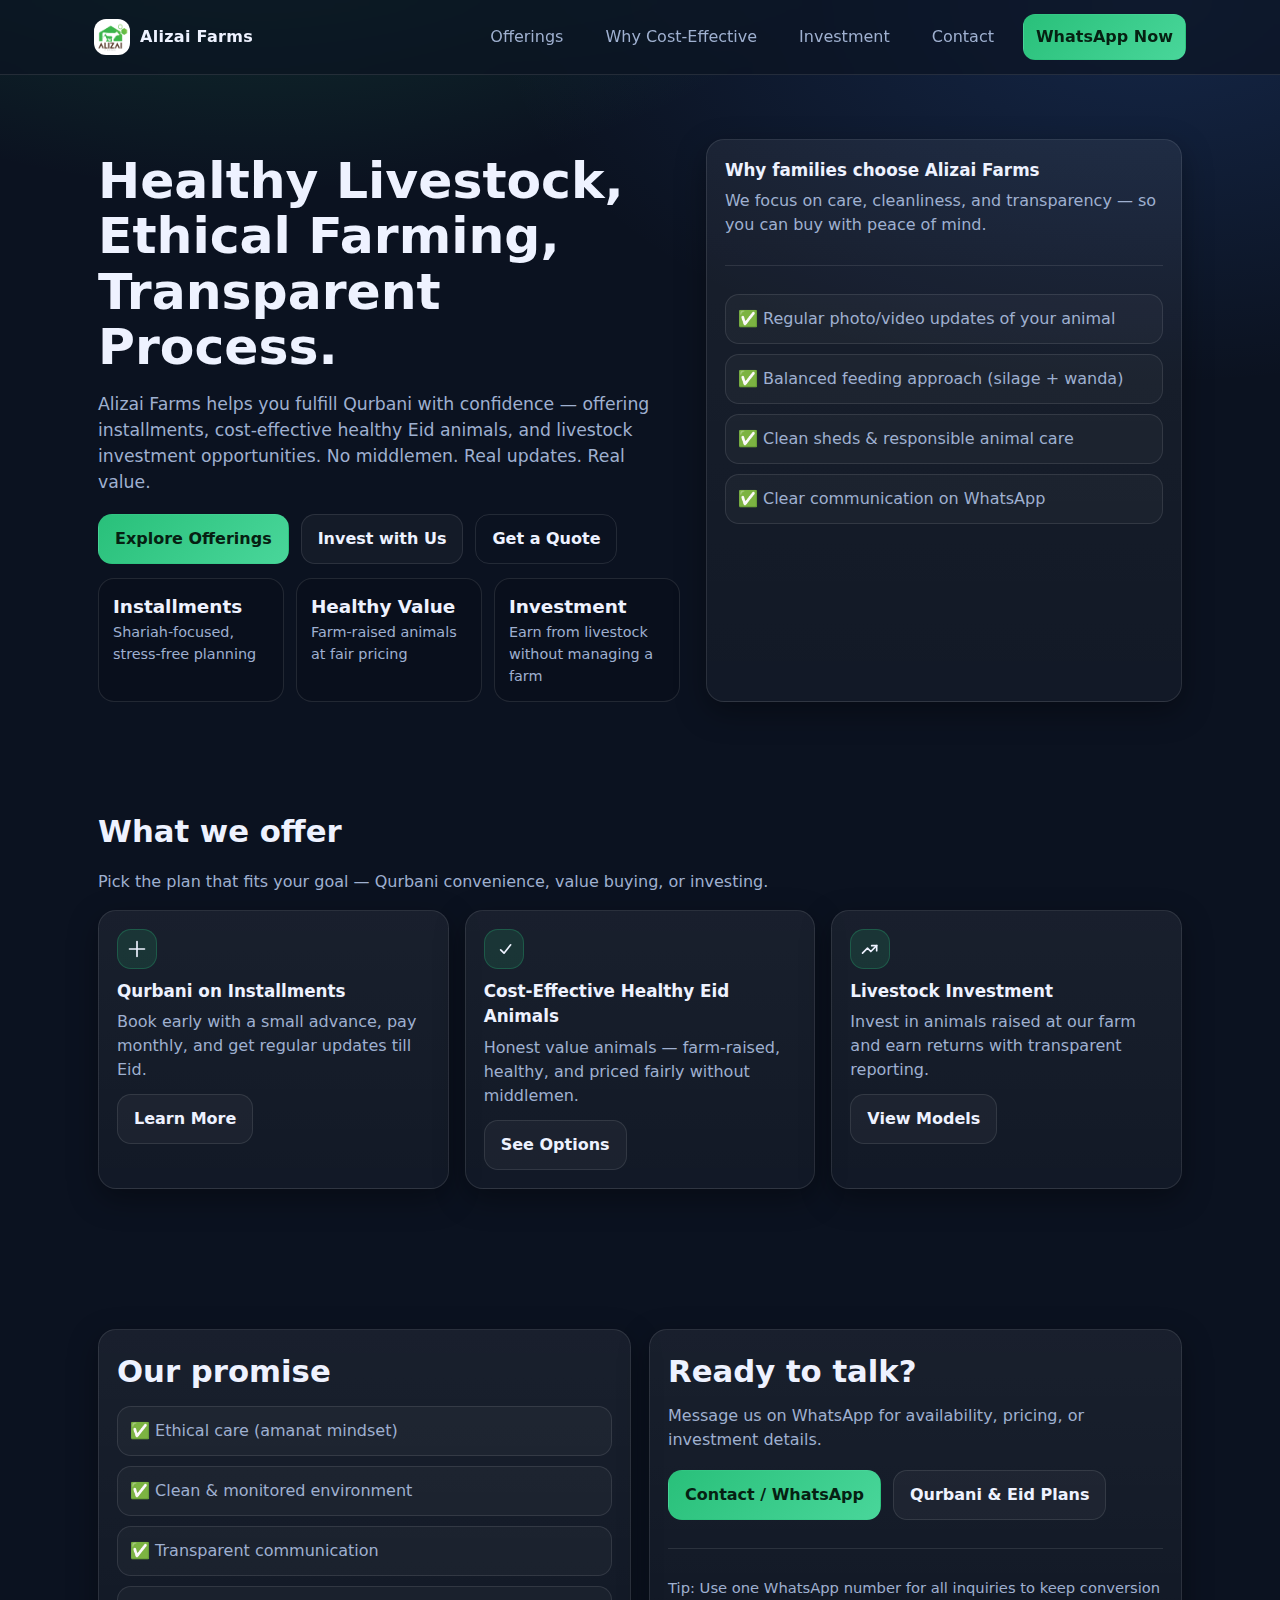
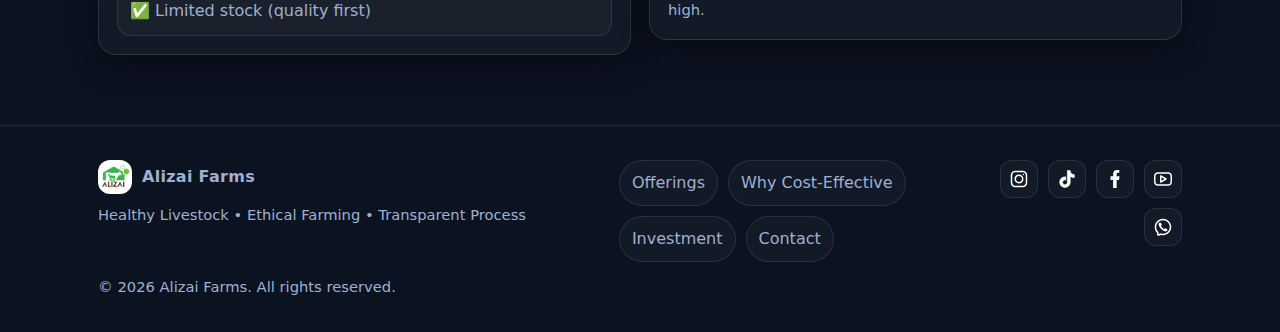
<file: index.html>
<!doctype html>
<html lang="en">
<head>
  <meta charset="utf-8" />
  <meta name="viewport" content="width=device-width, initial-scale=1" />
  <title>Alizai Farms — Healthy Livestock • Ethical Farming • Transparent Process</title>
  <meta name="description" content="Alizai Farms provides Qurbani on installments, cost-effective healthy Eid animals, and livestock investment opportunities in Pakistan." />
  <link rel="stylesheet" href="assets/styles.css" />
  <link rel="icon" href="favicon.ico" sizes="any" />
</head>
<body>
  <header class="nav">
    <div class="container nav-inner">
      <a class="brand" href="index.html">
        <img class="logo-img" src="assets/alizai-logo.png" alt="Alizai Farms logo" />
        <span>Alizai Farms</span>
      </a>

      <button class="mobile-toggle" data-mobile-toggle aria-expanded="false" aria-label="Open menu">
        Menu
      </button>

      <nav class="menu" data-menu>
        <a href="offerings.html"><span data-i18n="nav.offerings">Offerings<span class="ur" style="display:none; direction:rtl;">سہولیات</span></span></a>
        <a href="cost-effective.html"><span data-i18n="nav.cost">Why Cost-Effective<span class="ur" style="display:none; direction:rtl;">کم لاگت کیوں</span></span></a>
        <a href="investment.html"><span data-i18n="nav.investment">Investment<span class="ur" style="display:none; direction:rtl;">سرمایہ کاری</span></span></a>
        <a href="contact.html"><span data-i18n="nav.contact">Contact<span class="ur" style="display:none; direction:rtl;">رابطہ</span></span></a>
        <a class="cta" href="contact.html"><span data-i18n="nav.whatsapp">WhatsApp Now<span class="ur" style="display:none; direction:rtl;">واٹس ایپ کریں</span></span></a>
      </nav>

    </div>
  </header>

  <main>
    <section class="hero">
      <div class="container hero-grid">
        <div>
          <!-- <span class="badge"><span class="dot"></span> <span data-i18n="hero.badge">Multan • Pakistan • Farm-Raised</span></span> -->
          <h1 class="h1"><span data-i18n="hero.title">Healthy Livestock, Ethical Farming, Transparent Process.</span></h1>
          <p class="lead">
            <span data-i18n-html="hero.lead">Alizai Farms helps you fulfill Qurbani with confidence — offering <b>installments</b>, <b>cost-effective healthy Eid animals</b>,
            and <b>livestock investment opportunities</b>. No middlemen. Real updates. Real value.</span>
          </p>

          <div class="hero-actions">
            <a class="btn primary" href="offerings.html"><span data-i18n="cta.explore">Explore Offerings<span class="ur" style="display:none; direction:rtl;">سہولیات دیکھیں</span><span class="ur" style="display:none; direction:rtl;">سہولیات</span></span></a>
            <a class="btn" href="investment.html"><span data-i18n="cta.invest">Invest with Us<span class="ur" style="display:none; direction:rtl;">ہمارے ساتھ سرمایہ کاری کریں</span></span></a>
            <a class="btn ghost" href="contact.html"><span data-i18n="cta.quote">Get a Quote<span class="ur" style="display:none; direction:rtl;">قیمت معلوم کریں</span></span></a>
          </div>

          <div class="kpi">
            <div class="item">
              <div class="num">Installments</div>
              <div class="lbl">Shariah-focused, stress-free planning</div>
            </div>
            <div class="item">
              <div class="num">Healthy Value</div>
              <div class="lbl">Farm-raised animals at fair pricing</div>
            </div>
            <div class="item">
              <div class="num">Investment<span class="ur" style="display:none; direction:rtl;">سرمایہ کاری</span></div>
              <div class="lbl">Earn from livestock without managing a farm</div>
            </div>
          </div>
        </div>

        <div class="card card-pad">
          <h3 class="card-title">Why families choose Alizai Farms</h3>
          <p>We focus on care, cleanliness, and transparency — so you can buy with peace of mind.</p>
          <div class="hr"></div>
          <ul class="list">
            <li>✅ Regular photo/video updates of your animal</li>
            <li>✅ Balanced feeding approach (silage + wanda)</li>
            <li>✅ Clean sheds & responsible animal care</li>
            <li>✅ Clear communication on WhatsApp</li>
          </ul>
          <!-- <div class="hr"></div>
          <div class="notice">
            <b>Note:</b> Replace the WhatsApp number in <code>assets/script.js</code> and in the Contact<span class="ur" style="display:none; direction:rtl;">رابطہ</span> page button.
          </div> -->
        </div>
      </div>
    </section>

    <section class="section">
      <div class="container">
        <h2 class="h2"><span data-i18n="section.offerTitle">What we offer<span class="ur" style="display:none; direction:rtl;">ہم کیا فراہم کرتے ہیں</span></span></h2>
        <p class="sub"><span data-i18n="section.offerSub">Pick the plan that fits your goal — Qurbani convenience, value buying, or investing.</span></p>

        <div class="grid3" style="margin-top:16px;">
          <div class="card feature">
            <div class="icon" aria-hidden="true">
              <svg viewBox="0 0 24 24" fill="none"><path d="M12 3v18M3 12h18" stroke="currentColor" stroke-width="2" stroke-linecap="round"/></svg>
            </div>
            <div class="card-title"><span data-i18n="card.installments">Qurbani on Installments</span></div>
            <p>Book early with a small advance, pay monthly, and get regular updates till Eid.</p>
            <div style="margin-top:12px;">
              <a class="btn" href="offerings.html#installments">Learn More</a>
            </div>
          </div>

          <div class="card feature">
            <div class="icon" aria-hidden="true">
              <svg viewBox="0 0 24 24" fill="none"><path d="M20 7l-8 10-4-4" stroke="currentColor" stroke-width="2" stroke-linecap="round" stroke-linejoin="round"/></svg>
            </div>
            <div class="card-title"><span data-i18n="card.value">Cost-Effective Healthy Eid Animals</span></div>
            <p>Honest value animals — farm-raised, healthy, and priced fairly without middlemen.</p>
            <div style="margin-top:12px;">
              <a class="btn" href="offerings.html#value">See Options</a>
            </div>
          </div>

          <div class="card feature">
            <div class="icon" aria-hidden="true">
              <svg viewBox="0 0 24 24" fill="none"><path d="M3 17l6-6 4 4 7-7" stroke="currentColor" stroke-width="2" stroke-linecap="round" stroke-linejoin="round"/><path d="M14 8h6v6" stroke="currentColor" stroke-width="2" stroke-linecap="round"/></svg>
            </div>
            <div class="card-title"><span data-i18n="card.investment">Livestock Investment<span class="ur" style="display:none; direction:rtl;">سرمایہ کاری</span></span></div>
            <p>Invest in animals raised at our farm and earn returns with transparent reporting.</p>
            <div style="margin-top:12px;">
              <a class="btn" href="investment.html">View Models</a>
            </div>
          </div>
        </div>

      </div>
    </section>

    <section class="section">
      <div class="container split">
        <div class="card card-pad">
          <h2 class="h2" style="margin-top:0;">Our promise</h2>
          <ul class="list">
            <li>✅ Ethical care (amanat mindset)</li>
            <li>✅ Clean & monitored environment</li>
            <li>✅ Transparent communication</li>
            <li>✅ Limited stock (quality first)</li>
          </ul>
        </div>
        <div class="card card-pad">
          <h2 class="h2" style="margin-top:0;">Ready to talk?</h2>
          <p class="sub">Message us on WhatsApp<span class="ur" style="display:none; direction:rtl;">واٹس ایپ پر رابطہ کریں</span> for availability, pricing, or investment details.</p>
          <div class="hero-actions">
            <a class="btn primary" href="contact.html">Contact<span class="ur" style="display:none; direction:rtl;">رابطہ</span> / WhatsApp</a>
            <a class="btn" href="offerings.html">Qurbani & Eid Plans</a>
          </div>
          <div class="hr"></div>
          <p class="small">Tip: Use one WhatsApp number for all inquiries to keep conversion high.</p>
        </div>
      </div>
    </section>
  </main>

  <footer class="footer">
    <div class="container footer-grid">
      <div>
        <div class="brand" style="gap:10px;">
          <img class="logo-img" src="assets/alizai-logo.png" alt="Alizai Farms logo" />
          <span>Alizai Farms</span>
        </div>
        <p class="small" style="margin-top:10px;">
          Healthy Livestock • Ethical Farming • Transparent Process
        </p>
      </div>

      <div class="pills">
        <a href="offerings.html">Offerings<span class="ur" style="display:none; direction:rtl;">سہولیات</span></a>
        <a href="cost-effective.html">Why Cost-Effective<span class="ur" style="display:none; direction:rtl;">کم لاگت کیوں</span></a>
        <a href="investment.html">Investment<span class="ur" style="display:none; direction:rtl;">سرمایہ کاری</span></a>
        <a href="contact.html">Contact<span class="ur" style="display:none; direction:rtl;">رابطہ</span></a>
      </div>
      <div class="footer-social">
        <a href="https://www.instagram.com/alizaifarms/" target="_blank" rel="noopener" aria-label="Instagram">
          <span class="social-icon" aria-hidden="true">
            <svg viewBox="0 0 24 24" fill="none" xmlns="http://www.w3.org/2000/svg"><g id="SVGRepo_bgCarrier" stroke-width="0"></g><g id="SVGRepo_tracerCarrier" stroke-linecap="round" stroke-linejoin="round"></g><g id="SVGRepo_iconCarrier"> <path fill-rule="evenodd" clip-rule="evenodd" d="M12 18C15.3137 18 18 15.3137 18 12C18 8.68629 15.3137 6 12 6C8.68629 6 6 8.68629 6 12C6 15.3137 8.68629 18 12 18ZM12 16C14.2091 16 16 14.2091 16 12C16 9.79086 14.2091 8 12 8C9.79086 8 8 9.79086 8 12C8 14.2091 9.79086 16 12 16Z" fill="#fff"></path> <path d="M18 5C17.4477 5 17 5.44772 17 6C17 6.55228 17.4477 7 18 7C18.5523 7 19 6.55228 19 6C19 5.44772 18.5523 5 18 5Z" fill="#fff"></path> <path fill-rule="evenodd" clip-rule="evenodd" d="M1.65396 4.27606C1 5.55953 1 7.23969 1 10.6V13.4C1 16.7603 1 18.4405 1.65396 19.7239C2.2292 20.8529 3.14708 21.7708 4.27606 22.346C5.55953 23 7.23969 23 10.6 23H13.4C16.7603 23 18.4405 23 19.7239 22.346C20.8529 21.7708 21.7708 20.8529 22.346 19.7239C23 18.4405 23 16.7603 23 13.4V10.6C23 7.23969 23 5.55953 22.346 4.27606C21.7708 3.14708 20.8529 2.2292 19.7239 1.65396C18.4405 1 16.7603 1 13.4 1H10.6C7.23969 1 5.55953 1 4.27606 1.65396C3.14708 2.2292 2.2292 3.14708 1.65396 4.27606ZM13.4 3H10.6C8.88684 3 7.72225 3.00156 6.82208 3.0751C5.94524 3.14674 5.49684 3.27659 5.18404 3.43597C4.43139 3.81947 3.81947 4.43139 3.43597 5.18404C3.27659 5.49684 3.14674 5.94524 3.0751 6.82208C3.00156 7.72225 3 8.88684 3 10.6V13.4C3 15.1132 3.00156 16.2777 3.0751 17.1779C3.14674 18.0548 3.27659 18.5032 3.43597 18.816C3.81947 19.5686 4.43139 20.1805 5.18404 20.564C5.49684 20.7234 5.94524 20.8533 6.82208 20.9249C7.72225 20.9984 8.88684 21 10.6 21H13.4C15.1132 21 16.2777 20.9984 17.1779 20.9249C18.0548 20.8533 18.5032 20.7234 18.816 20.564C19.5686 20.1805 20.1805 19.5686 20.564 18.816C20.7234 18.5032 20.8533 18.0548 20.9249 17.1779C20.9984 16.2777 21 15.1132 21 13.4V10.6C21 8.88684 20.9984 7.72225 20.9249 6.82208C20.8533 5.94524 20.7234 5.49684 20.564 5.18404C20.1805 4.43139 19.5686 3.81947 18.816 3.43597C18.5032 3.27659 18.0548 3.14674 17.1779 3.0751C16.2777 3.00156 15.1132 3 13.4 3Z" fill="#fff"></path> </g></svg>
          </span>
        </a>
        <a href="https://www.tiktok.com/@alizaifarms" target="_blank" rel="noopener" aria-label="TikTok">
          <span class="social-icon" aria-hidden="true">
            <svg fill="#ffffff" viewBox="0 0 32 32" version="1.1" xmlns="http://www.w3.org/2000/svg" stroke="#ffffff"><g id="SVGRepo_bgCarrier" stroke-width="0"></g><g id="SVGRepo_tracerCarrier" stroke-linecap="round" stroke-linejoin="round"></g><g id="SVGRepo_iconCarrier"> <title>tiktok</title> <path d="M16.656 1.029c1.637-0.025 3.262-0.012 4.886-0.025 0.054 2.031 0.878 3.859 2.189 5.213l-0.002-0.002c1.411 1.271 3.247 2.095 5.271 2.235l0.028 0.002v5.036c-1.912-0.048-3.71-0.489-5.331-1.247l0.082 0.034c-0.784-0.377-1.447-0.764-2.077-1.196l0.052 0.034c-0.012 3.649 0.012 7.298-0.025 10.934-0.103 1.853-0.719 3.543-1.707 4.954l0.020-0.031c-1.652 2.366-4.328 3.919-7.371 4.011l-0.014 0c-0.123 0.006-0.268 0.009-0.414 0.009-1.73 0-3.347-0.482-4.725-1.319l0.040 0.023c-2.508-1.509-4.238-4.091-4.558-7.094l-0.004-0.041c-0.025-0.625-0.037-1.25-0.012-1.862 0.49-4.779 4.494-8.476 9.361-8.476 0.547 0 1.083 0.047 1.604 0.136l-0.056-0.008c0.025 1.849-0.050 3.699-0.050 5.548-0.423-0.153-0.911-0.242-1.42-0.242-1.868 0-3.457 1.194-4.045 2.861l-0.009 0.030c-0.133 0.427-0.21 0.918-0.21 1.426 0 0.206 0.013 0.41 0.037 0.61l-0.002-0.024c0.332 2.046 2.086 3.59 4.201 3.59 0.061 0 0.121-0.001 0.181-0.004l-0.009 0c1.463-0.044 2.733-0.831 3.451-1.994l0.010-0.018c0.267-0.372 0.45-0.822 0.511-1.311l0.001-0.014c0.125-2.237 0.075-4.461 0.087-6.698 0.012-5.036-0.012-10.060 0.025-15.083z"></path> </g></svg>
          </span>
        </a>
        <a href="https://www.facebook.com/alizaifarms" target="_blank" rel="noopener" aria-label="Facebook">
          <span class="social-icon" aria-hidden="true">
            <svg viewBox="-5 0 20 20" version="1.1" xmlns="http://www.w3.org/2000/svg" xmlns:xlink="http://www.w3.org/1999/xlink" fill="#ffffff" stroke="#ffffff"><g id="SVGRepo_bgCarrier" stroke-width="0"></g><g id="SVGRepo_tracerCarrier" stroke-linecap="round" stroke-linejoin="round"></g><g id="SVGRepo_iconCarrier"> <title>facebook [#176]</title> <desc>Created with Sketch.</desc> <defs> </defs> <g id="Page-1" stroke="none" stroke-width="1" fill="none" fill-rule="evenodd"> <g id="Dribbble-Light-Preview" transform="translate(-385.000000, -7399.000000)" fill="#fff"> <g id="icons" transform="translate(56.000000, 160.000000)"> <path d="M335.821282,7259 L335.821282,7250 L338.553693,7250 L339,7246 L335.821282,7246 L335.821282,7244.052 C335.821282,7243.022 335.847593,7242 337.286884,7242 L338.744689,7242 L338.744689,7239.14 C338.744689,7239.097 337.492497,7239 336.225687,7239 C333.580004,7239 331.923407,7240.657 331.923407,7243.7 L331.923407,7246 L329,7246 L329,7250 L331.923407,7250 L331.923407,7259 L335.821282,7259 Z" id="facebook-[#176]"> </path> </g> </g> </g> </g></svg> </span>
        </a>
        <a href="https://www.youtube.com/@alizaifarms" target="_blank" rel="noopener" aria-label="YouTube">
          <span class="social-icon" aria-hidden="true">
            <svg viewBox="0 0 24 24" fill="none" xmlns="http://www.w3.org/2000/svg"><g id="SVGRepo_bgCarrier" stroke-width="0"></g><g id="SVGRepo_tracerCarrier" stroke-linecap="round" stroke-linejoin="round"></g><g id="SVGRepo_iconCarrier"> <path fill-rule="evenodd" clip-rule="evenodd" d="M9.49614 7.13176C9.18664 6.9549 8.80639 6.95617 8.49807 7.13509C8.18976 7.31401 8 7.64353 8 8V16C8 16.3565 8.18976 16.686 8.49807 16.8649C8.80639 17.0438 9.18664 17.0451 9.49614 16.8682L16.4961 12.8682C16.8077 12.6902 17 12.3589 17 12C17 11.6411 16.8077 11.3098 16.4961 11.1318L9.49614 7.13176ZM13.9844 12L10 14.2768V9.72318L13.9844 12Z" fill="#fff"></path> <path fill-rule="evenodd" clip-rule="evenodd" d="M0 12C0 8.25027 0 6.3754 0.954915 5.06107C1.26331 4.6366 1.6366 4.26331 2.06107 3.95491C3.3754 3 5.25027 3 9 3H15C18.7497 3 20.6246 3 21.9389 3.95491C22.3634 4.26331 22.7367 4.6366 23.0451 5.06107C24 6.3754 24 8.25027 24 12C24 15.7497 24 17.6246 23.0451 18.9389C22.7367 19.3634 22.3634 19.7367 21.9389 20.0451C20.6246 21 18.7497 21 15 21H9C5.25027 21 3.3754 21 2.06107 20.0451C1.6366 19.7367 1.26331 19.3634 0.954915 18.9389C0 17.6246 0 15.7497 0 12ZM9 5H15C16.9194 5 18.1983 5.00275 19.1673 5.10773C20.0989 5.20866 20.504 5.38448 20.7634 5.57295C21.018 5.75799 21.242 5.98196 21.4271 6.23664C21.6155 6.49605 21.7913 6.90113 21.8923 7.83269C21.9973 8.80167 22 10.0806 22 12C22 13.9194 21.9973 15.1983 21.8923 16.1673C21.7913 17.0989 21.6155 17.504 21.4271 17.7634C21.242 18.018 21.018 18.242 20.7634 18.4271C20.504 18.6155 20.0989 18.7913 19.1673 18.8923C18.1983 18.9973 16.9194 19 15 19H9C7.08058 19 5.80167 18.9973 4.83269 18.8923C3.90113 18.7913 3.49605 18.6155 3.23664 18.4271C2.98196 18.242 2.75799 18.018 2.57295 17.7634C2.38448 17.504 2.20866 17.0989 2.10773 16.1673C2.00275 15.1983 2 13.9194 2 12C2 10.0806 2.00275 8.80167 2.10773 7.83269C2.20866 6.90113 2.38448 6.49605 2.57295 6.23664C2.75799 5.98196 2.98196 5.75799 3.23664 5.57295C3.49605 5.38448 3.90113 5.20866 4.83269 5.10773C5.80167 5.00275 7.08058 5 9 5Z" fill="#fff"></path> </g></svg>
          </span>
        </a>
        <a href="https://wa.me/923137771696" target="_blank" rel="noopener" aria-label="WhatsApp">
          <span class="social-icon" aria-hidden="true">
            <svg viewBox="0 0 24 24" fill="none" xmlns="http://www.w3.org/2000/svg"><g id="SVGRepo_bgCarrier" stroke-width="0"></g><g id="SVGRepo_tracerCarrier" stroke-linecap="round" stroke-linejoin="round"></g><g id="SVGRepo_iconCarrier"> <path d="M6.014 8.00613C6.12827 7.1024 7.30277 5.87414 8.23488 6.01043L8.23339 6.00894C9.14051 6.18132 9.85859 7.74261 10.2635 8.44465C10.5504 8.95402 10.3641 9.4701 10.0965 9.68787C9.7355 9.97883 9.17099 10.3803 9.28943 10.7834C9.5 11.5 12 14 13.2296 14.7107C13.695 14.9797 14.0325 14.2702 14.3207 13.9067C14.5301 13.6271 15.0466 13.46 15.5548 13.736C16.3138 14.178 17.0288 14.6917 17.69 15.27C18.0202 15.546 18.0977 15.9539 17.8689 16.385C17.4659 17.1443 16.3003 18.1456 15.4542 17.9421C13.9764 17.5868 8 15.27 6.08033 8.55801C5.97237 8.24048 5.99955 8.12044 6.014 8.00613Z" fill="#fff"></path> <path fill-rule="evenodd" clip-rule="evenodd" d="M12 23C10.7764 23 10.0994 22.8687 9 22.5L6.89443 23.5528C5.56462 24.2177 4 23.2507 4 21.7639V19.5C1.84655 17.492 1 15.1767 1 12C1 5.92487 5.92487 1 12 1C18.0751 1 23 5.92487 23 12C23 18.0751 18.0751 23 12 23ZM6 18.6303L5.36395 18.0372C3.69087 16.4772 3 14.7331 3 12C3 7.02944 7.02944 3 12 3C16.9706 3 21 7.02944 21 12C21 16.9706 16.9706 21 12 21C11.0143 21 10.552 20.911 9.63595 20.6038L8.84847 20.3397L6 21.7639V18.6303Z" fill="#fff"></path> </g></svg>
          </span>
        </a>
      </div>
    </div>
    <div class="container small" style="margin-top:14px;">
      © <span id="y"></span> Alizai Farms. All rights reserved.
    </div>
  </footer>

  <script src="assets/script.js"></script>
  <script src="assets/i18n.js"></script>
  <script>
    document.getElementById('y').textContent = new Date().getFullYear();
  </script>
</body>
</html>
</file>
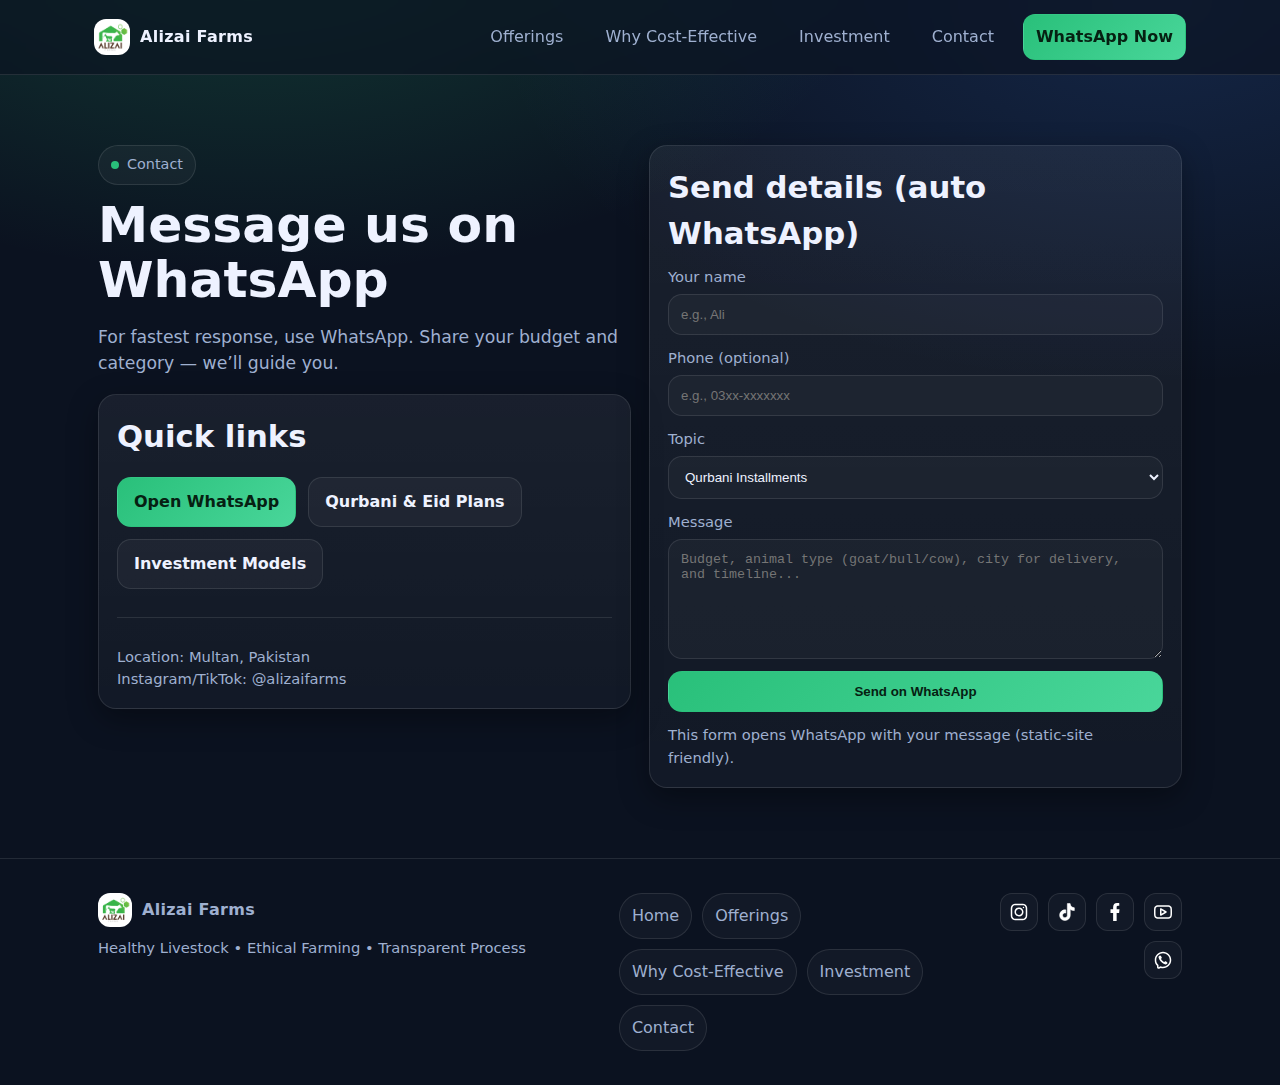
<file: contact.html>
<!doctype html>
<html lang="en">
<head>
  <meta charset="utf-8" />
  <meta name="viewport" content="width=device-width, initial-scale=1" />
  <title>Contact<span class="ur" style="display:none; direction:rtl;">رابطہ</span> — Alizai Farms</title>
  <meta name="description" content="Alizai Farms on WhatsApp for Qurbani installments, value animals, or livestock investment." />
  <link rel="stylesheet" href="assets/styles.css" />
  <link rel="icon" href="favicon.ico" sizes="any" />
</head>
<body>
  <header class="nav">
    <div class="container nav-inner">
      <a class="brand" href="index.html">
        <img class="logo-img" src="assets/alizai-logo.png" alt="Alizai Farms logo" />
        <span>Alizai Farms</span>
      </a>

      <button class="mobile-toggle" data-mobile-toggle aria-expanded="false">Menu</button>

      <nav class="menu" data-menu>
        <a href="offerings.html"><span data-i18n="nav.offerings">Offerings<span class="ur" style="display:none; direction:rtl;">سہولیات</span></span></a>
        <a href="cost-effective.html"><span data-i18n="nav.cost">Why Cost-Effective<span class="ur" style="display:none; direction:rtl;">کم لاگت کیوں</span></span></a>
        <a href="investment.html"><span data-i18n="nav.investment">Investment<span class="ur" style="display:none; direction:rtl;">سرمایہ کاری</span></span></a>
        <a href="contact.html"><span data-i18n="nav.contact">Contact<span class="ur" style="display:none; direction:rtl;">رابطہ</span></span></a>
        <a class="cta" href="contact.html"><span data-i18n="nav.whatsapp">WhatsApp Now<span class="ur" style="display:none; direction:rtl;">واٹس ایپ کریں</span></span></a>
      </nav>

    </div>
  </header>

  <main class="section">
    <div class="container split">
      <div>
        <span class="badge"><span class="dot"></span> Contact<span class="ur" style="display:none; direction:rtl;">رابطہ</span></span>
        <h1 class="h1" style="margin-top:12px;"><span data-i18n="contact.title">Message us on WhatsApp<span class="ur" style="display:none; direction:rtl;">واٹس ایپ پر رابطہ کریں</span></span></h1>
        <p class="lead">For fastest response, use WhatsApp. Share your budget and category — we’ll guide you.</p>

        <div class="card card-pad" style="margin-top:16px;">
          <h2 class="h2" style="margin-top:0;">Quick links</h2>
          <div class="hero-actions">
            <!-- Replace number below too (optional) -->
            <a class="btn primary" href="https://wa.me/923137771696" target="_blank" rel="noopener">Open WhatsApp</a>
            <a class="btn" href="offerings.html">Qurbani & Eid Plans</a>
            <a class="btn" href="investment.html">Investment<span class="ur" style="display:none; direction:rtl;">سرمایہ کاری</span> Models</a>
          </div>
          <div class="hr"></div>
          <p class="small">
            Location: Multan, Pakistan<br/>
            Instagram/TikTok: @alizaifarms
          </p>
        </div>
      </div>

      <div class="card card-pad">
        <h2 class="h2" style="margin-top:0;">Send details (auto WhatsApp)</h2>
        <form class="form" data-contact-form>
          <div class="field">
            <label>Your name</label>
            <input name="name" placeholder="e.g., Ali" required />
          </div>

          <div class="field">
            <label>Phone (optional)</label>
            <input name="phone" placeholder="e.g., 03xx-xxxxxxx" />
          </div>

          <div class="field">
            <label>Topic</label>
            <select name="topic">
              <option>Qurbani Installments</option>
              <option>Cost-Effective Healthy Eid Animal</option>
              <option>Livestock Investment<span class="ur" style="display:none; direction:rtl;">سرمایہ کاری</span></option>
              <option>General</option>
            </select>
          </div>

          <div class="field">
            <label>Message</label>
            <textarea name="message" placeholder="Budget, animal type (goat/bull/cow), city for delivery, and timeline..." required></textarea>
          </div>

          <button class="btn primary" type="submit">Send on WhatsApp<span class="ur" style="display:none; direction:rtl;">واٹس ایپ پر بھیجیں</span></button>
          <p class="small">This form opens WhatsApp with your message (static-site friendly).</p>
        </form>
      </div>
    </div>
  </main>

  <footer class="footer">
    <div class="container footer-grid">
      <div>
        <div class="brand"><img class="logo-img" src="assets/alizai-logo.png" alt="Alizai Farms logo" /><span>Alizai Farms</span></div>
        <p class="small" style="margin-top:10px;">Healthy Livestock • Ethical Farming • Transparent Process</p>
      </div>
      <div class="pills">
        <a href="index.html">Home</a>
        <a href="offerings.html">Offerings<span class="ur" style="display:none; direction:rtl;">سہولیات</span></a>
        <a href="cost-effective.html">Why Cost-Effective<span class="ur" style="display:none; direction:rtl;">کم لاگت کیوں</span></a>
        <a href="investment.html">Investment<span class="ur" style="display:none; direction:rtl;">سرمایہ کاری</span></a>
        <a href="contact.html">Contact<span class="ur" style="display:none; direction:rtl;">رابطہ</span></a>
      </div>
      <div class="footer-social">
        <a href="https://www.instagram.com/alizaifarms/" target="_blank" rel="noopener" aria-label="Instagram">
          <span class="social-icon" aria-hidden="true">
            <svg viewBox="0 0 24 24" fill="none" xmlns="http://www.w3.org/2000/svg"><g id="SVGRepo_bgCarrier" stroke-width="0"></g><g id="SVGRepo_tracerCarrier" stroke-linecap="round" stroke-linejoin="round"></g><g id="SVGRepo_iconCarrier"> <path fill-rule="evenodd" clip-rule="evenodd" d="M12 18C15.3137 18 18 15.3137 18 12C18 8.68629 15.3137 6 12 6C8.68629 6 6 8.68629 6 12C6 15.3137 8.68629 18 12 18ZM12 16C14.2091 16 16 14.2091 16 12C16 9.79086 14.2091 8 12 8C9.79086 8 8 9.79086 8 12C8 14.2091 9.79086 16 12 16Z" fill="#fff"></path> <path d="M18 5C17.4477 5 17 5.44772 17 6C17 6.55228 17.4477 7 18 7C18.5523 7 19 6.55228 19 6C19 5.44772 18.5523 5 18 5Z" fill="#fff"></path> <path fill-rule="evenodd" clip-rule="evenodd" d="M1.65396 4.27606C1 5.55953 1 7.23969 1 10.6V13.4C1 16.7603 1 18.4405 1.65396 19.7239C2.2292 20.8529 3.14708 21.7708 4.27606 22.346C5.55953 23 7.23969 23 10.6 23H13.4C16.7603 23 18.4405 23 19.7239 22.346C20.8529 21.7708 21.7708 20.8529 22.346 19.7239C23 18.4405 23 16.7603 23 13.4V10.6C23 7.23969 23 5.55953 22.346 4.27606C21.7708 3.14708 20.8529 2.2292 19.7239 1.65396C18.4405 1 16.7603 1 13.4 1H10.6C7.23969 1 5.55953 1 4.27606 1.65396C3.14708 2.2292 2.2292 3.14708 1.65396 4.27606ZM13.4 3H10.6C8.88684 3 7.72225 3.00156 6.82208 3.0751C5.94524 3.14674 5.49684 3.27659 5.18404 3.43597C4.43139 3.81947 3.81947 4.43139 3.43597 5.18404C3.27659 5.49684 3.14674 5.94524 3.0751 6.82208C3.00156 7.72225 3 8.88684 3 10.6V13.4C3 15.1132 3.00156 16.2777 3.0751 17.1779C3.14674 18.0548 3.27659 18.5032 3.43597 18.816C3.81947 19.5686 4.43139 20.1805 5.18404 20.564C5.49684 20.7234 5.94524 20.8533 6.82208 20.9249C7.72225 20.9984 8.88684 21 10.6 21H13.4C15.1132 21 16.2777 20.9984 17.1779 20.9249C18.0548 20.8533 18.5032 20.7234 18.816 20.564C19.5686 20.1805 20.1805 19.5686 20.564 18.816C20.7234 18.5032 20.8533 18.0548 20.9249 17.1779C20.9984 16.2777 21 15.1132 21 13.4V10.6C21 8.88684 20.9984 7.72225 20.9249 6.82208C20.8533 5.94524 20.7234 5.49684 20.564 5.18404C20.1805 4.43139 19.5686 3.81947 18.816 3.43597C18.5032 3.27659 18.0548 3.14674 17.1779 3.0751C16.2777 3.00156 15.1132 3 13.4 3Z" fill="#fff"></path> </g></svg>
          </span>
        </a>
        <a href="https://www.tiktok.com/@alizaifarms" target="_blank" rel="noopener" aria-label="TikTok">
          <span class="social-icon" aria-hidden="true">
            <svg fill="#ffffff" viewBox="0 0 32 32" version="1.1" xmlns="http://www.w3.org/2000/svg" stroke="#ffffff"><g id="SVGRepo_bgCarrier" stroke-width="0"></g><g id="SVGRepo_tracerCarrier" stroke-linecap="round" stroke-linejoin="round"></g><g id="SVGRepo_iconCarrier"> <title>tiktok</title> <path d="M16.656 1.029c1.637-0.025 3.262-0.012 4.886-0.025 0.054 2.031 0.878 3.859 2.189 5.213l-0.002-0.002c1.411 1.271 3.247 2.095 5.271 2.235l0.028 0.002v5.036c-1.912-0.048-3.71-0.489-5.331-1.247l0.082 0.034c-0.784-0.377-1.447-0.764-2.077-1.196l0.052 0.034c-0.012 3.649 0.012 7.298-0.025 10.934-0.103 1.853-0.719 3.543-1.707 4.954l0.020-0.031c-1.652 2.366-4.328 3.919-7.371 4.011l-0.014 0c-0.123 0.006-0.268 0.009-0.414 0.009-1.73 0-3.347-0.482-4.725-1.319l0.040 0.023c-2.508-1.509-4.238-4.091-4.558-7.094l-0.004-0.041c-0.025-0.625-0.037-1.25-0.012-1.862 0.49-4.779 4.494-8.476 9.361-8.476 0.547 0 1.083 0.047 1.604 0.136l-0.056-0.008c0.025 1.849-0.050 3.699-0.050 5.548-0.423-0.153-0.911-0.242-1.42-0.242-1.868 0-3.457 1.194-4.045 2.861l-0.009 0.030c-0.133 0.427-0.21 0.918-0.21 1.426 0 0.206 0.013 0.41 0.037 0.61l-0.002-0.024c0.332 2.046 2.086 3.59 4.201 3.59 0.061 0 0.121-0.001 0.181-0.004l-0.009 0c1.463-0.044 2.733-0.831 3.451-1.994l0.010-0.018c0.267-0.372 0.45-0.822 0.511-1.311l0.001-0.014c0.125-2.237 0.075-4.461 0.087-6.698 0.012-5.036-0.012-10.060 0.025-15.083z"></path> </g></svg>
          </span>
        </a>
        <a href="https://www.facebook.com/alizaifarms" target="_blank" rel="noopener" aria-label="Facebook">
          <span class="social-icon" aria-hidden="true">
           <svg viewBox="-5 0 20 20" version="1.1" xmlns="http://www.w3.org/2000/svg" xmlns:xlink="http://www.w3.org/1999/xlink" fill="#ffffff" stroke="#ffffff"><g id="SVGRepo_bgCarrier" stroke-width="0"></g><g id="SVGRepo_tracerCarrier" stroke-linecap="round" stroke-linejoin="round"></g><g id="SVGRepo_iconCarrier"> <title>facebook [#176]</title> <desc>Created with Sketch.</desc> <defs> </defs> <g id="Page-1" stroke="none" stroke-width="1" fill="none" fill-rule="evenodd"> <g id="Dribbble-Light-Preview" transform="translate(-385.000000, -7399.000000)" fill="#fff"> <g id="icons" transform="translate(56.000000, 160.000000)"> <path d="M335.821282,7259 L335.821282,7250 L338.553693,7250 L339,7246 L335.821282,7246 L335.821282,7244.052 C335.821282,7243.022 335.847593,7242 337.286884,7242 L338.744689,7242 L338.744689,7239.14 C338.744689,7239.097 337.492497,7239 336.225687,7239 C333.580004,7239 331.923407,7240.657 331.923407,7243.7 L331.923407,7246 L329,7246 L329,7250 L331.923407,7250 L331.923407,7259 L335.821282,7259 Z" id="facebook-[#176]"> </path> </g> </g> </g> </g></svg> </span>
        </a>
        <a href="https://www.youtube.com/@alizaifarms" target="_blank" rel="noopener" aria-label="YouTube">
          <span class="social-icon" aria-hidden="true">
            <svg viewBox="0 0 24 24" fill="none" xmlns="http://www.w3.org/2000/svg"><g id="SVGRepo_bgCarrier" stroke-width="0"></g><g id="SVGRepo_tracerCarrier" stroke-linecap="round" stroke-linejoin="round"></g><g id="SVGRepo_iconCarrier"> <path fill-rule="evenodd" clip-rule="evenodd" d="M9.49614 7.13176C9.18664 6.9549 8.80639 6.95617 8.49807 7.13509C8.18976 7.31401 8 7.64353 8 8V16C8 16.3565 8.18976 16.686 8.49807 16.8649C8.80639 17.0438 9.18664 17.0451 9.49614 16.8682L16.4961 12.8682C16.8077 12.6902 17 12.3589 17 12C17 11.6411 16.8077 11.3098 16.4961 11.1318L9.49614 7.13176ZM13.9844 12L10 14.2768V9.72318L13.9844 12Z" fill="#fff"></path> <path fill-rule="evenodd" clip-rule="evenodd" d="M0 12C0 8.25027 0 6.3754 0.954915 5.06107C1.26331 4.6366 1.6366 4.26331 2.06107 3.95491C3.3754 3 5.25027 3 9 3H15C18.7497 3 20.6246 3 21.9389 3.95491C22.3634 4.26331 22.7367 4.6366 23.0451 5.06107C24 6.3754 24 8.25027 24 12C24 15.7497 24 17.6246 23.0451 18.9389C22.7367 19.3634 22.3634 19.7367 21.9389 20.0451C20.6246 21 18.7497 21 15 21H9C5.25027 21 3.3754 21 2.06107 20.0451C1.6366 19.7367 1.26331 19.3634 0.954915 18.9389C0 17.6246 0 15.7497 0 12ZM9 5H15C16.9194 5 18.1983 5.00275 19.1673 5.10773C20.0989 5.20866 20.504 5.38448 20.7634 5.57295C21.018 5.75799 21.242 5.98196 21.4271 6.23664C21.6155 6.49605 21.7913 6.90113 21.8923 7.83269C21.9973 8.80167 22 10.0806 22 12C22 13.9194 21.9973 15.1983 21.8923 16.1673C21.7913 17.0989 21.6155 17.504 21.4271 17.7634C21.242 18.018 21.018 18.242 20.7634 18.4271C20.504 18.6155 20.0989 18.7913 19.1673 18.8923C18.1983 18.9973 16.9194 19 15 19H9C7.08058 19 5.80167 18.9973 4.83269 18.8923C3.90113 18.7913 3.49605 18.6155 3.23664 18.4271C2.98196 18.242 2.75799 18.018 2.57295 17.7634C2.38448 17.504 2.20866 17.0989 2.10773 16.1673C2.00275 15.1983 2 13.9194 2 12C2 10.0806 2.00275 8.80167 2.10773 7.83269C2.20866 6.90113 2.38448 6.49605 2.57295 6.23664C2.75799 5.98196 2.98196 5.75799 3.23664 5.57295C3.49605 5.38448 3.90113 5.20866 4.83269 5.10773C5.80167 5.00275 7.08058 5 9 5Z" fill="#fff"></path> </g></svg>
          </span>
        </a>
        <a href="https://wa.me/923137771696" target="_blank" rel="noopener" aria-label="WhatsApp">
          <span class="social-icon" aria-hidden="true">
            <svg viewBox="0 0 24 24" fill="none" xmlns="http://www.w3.org/2000/svg"><g id="SVGRepo_bgCarrier" stroke-width="0"></g><g id="SVGRepo_tracerCarrier" stroke-linecap="round" stroke-linejoin="round"></g><g id="SVGRepo_iconCarrier"> <path d="M6.014 8.00613C6.12827 7.1024 7.30277 5.87414 8.23488 6.01043L8.23339 6.00894C9.14051 6.18132 9.85859 7.74261 10.2635 8.44465C10.5504 8.95402 10.3641 9.4701 10.0965 9.68787C9.7355 9.97883 9.17099 10.3803 9.28943 10.7834C9.5 11.5 12 14 13.2296 14.7107C13.695 14.9797 14.0325 14.2702 14.3207 13.9067C14.5301 13.6271 15.0466 13.46 15.5548 13.736C16.3138 14.178 17.0288 14.6917 17.69 15.27C18.0202 15.546 18.0977 15.9539 17.8689 16.385C17.4659 17.1443 16.3003 18.1456 15.4542 17.9421C13.9764 17.5868 8 15.27 6.08033 8.55801C5.97237 8.24048 5.99955 8.12044 6.014 8.00613Z" fill="#fff"></path> <path fill-rule="evenodd" clip-rule="evenodd" d="M12 23C10.7764 23 10.0994 22.8687 9 22.5L6.89443 23.5528C5.56462 24.2177 4 23.2507 4 21.7639V19.5C1.84655 17.492 1 15.1767 1 12C1 5.92487 5.92487 1 12 1C18.0751 1 23 5.92487 23 12C23 18.0751 18.0751 23 12 23ZM6 18.6303L5.36395 18.0372C3.69087 16.4772 3 14.7331 3 12C3 7.02944 7.02944 3 12 3C16.9706 3 21 7.02944 21 12C21 16.9706 16.9706 21 12 21C11.0143 21 10.552 20.911 9.63595 20.6038L8.84847 20.3397L6 21.7639V18.6303Z" fill="#fff"></path> </g></svg>
          </span>
        </a>
      </div>
    </div>
  </footer>

  <script src="assets/script.js"></script>
  <script src="assets/i18n.js"></script>
</body>
</html>
</file>
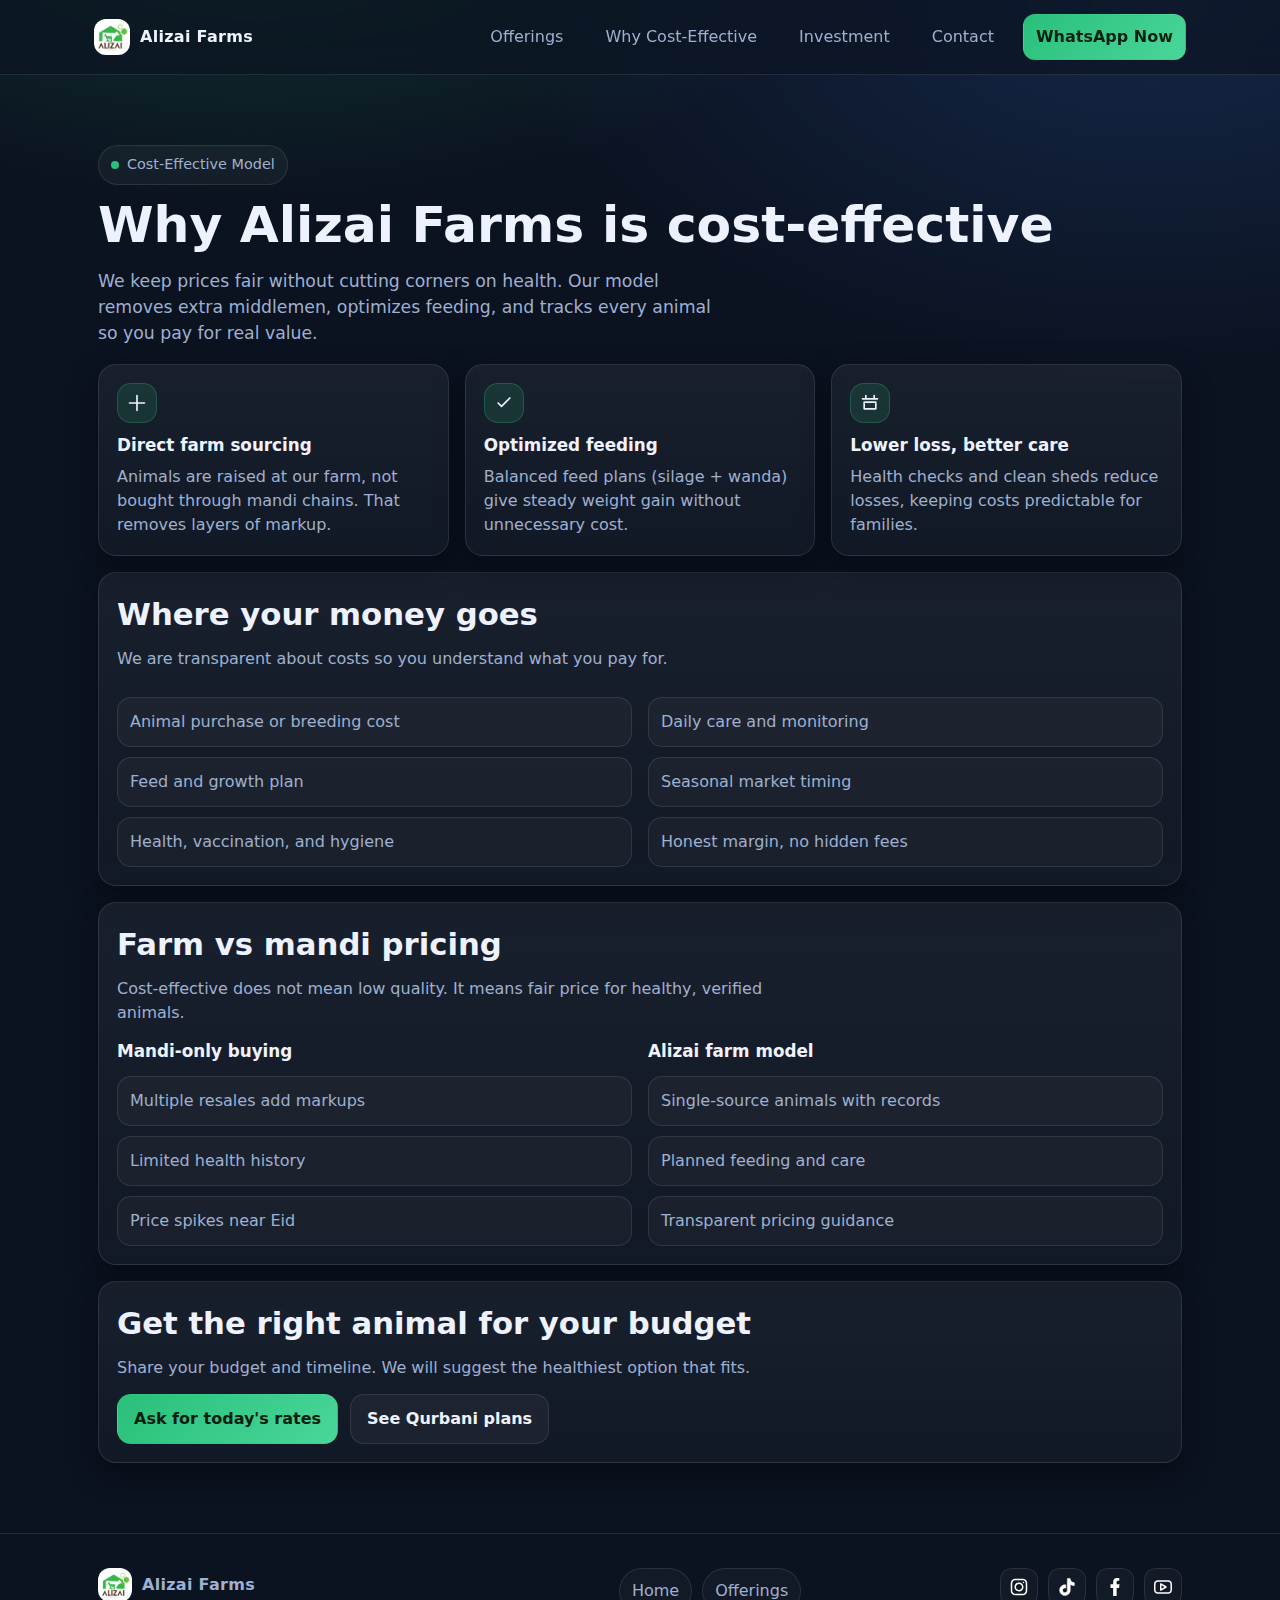
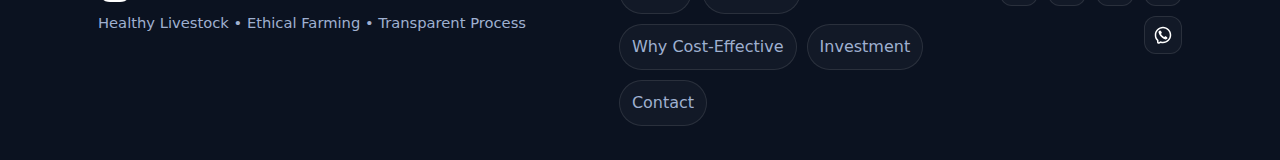
<file: cost-effective.html>
<!doctype html>
<html lang="en">
<head>
  <meta charset="utf-8" />
  <meta name="viewport" content="width=device-width, initial-scale=1" />
  <title>Why Alizai Farms is Cost-Effective — Alizai Farms</title>
  <meta name="description" content="Learn how Alizai Farms keeps Eid animals cost-effective through direct farm sourcing, optimized feeding, and transparent pricing." />
  <link rel="stylesheet" href="assets/styles.css" />
  <link rel="icon" href="favicon.ico" sizes="any" />
</head>
<body>
  <header class="nav">
    <div class="container nav-inner">
      <a class="brand" href="index.html">
        <img class="logo-img" src="assets/alizai-logo.png" alt="Alizai Farms logo" />
        <span>Alizai Farms</span>
      </a>

      <button class="mobile-toggle" data-mobile-toggle aria-expanded="false">Menu</button>

      <nav class="menu" data-menu>
        <a href="offerings.html"><span data-i18n="nav.offerings">Offerings<span class="ur" style="display:none; direction:rtl;">سہولیات</span></span></a>
        <a href="cost-effective.html"><span data-i18n="nav.cost">Why Cost-Effective<span class="ur" style="display:none; direction:rtl;">کم لاگت کیوں</span></span></a>
        <a href="investment.html"><span data-i18n="nav.investment">Investment<span class="ur" style="display:none; direction:rtl;">سرمایہ کاری</span></span></a>
        <a href="contact.html"><span data-i18n="nav.contact">Contact<span class="ur" style="display:none; direction:rtl;">رابطہ</span></span></a>
        <a class="cta" href="contact.html"><span data-i18n="nav.whatsapp">WhatsApp Now<span class="ur" style="display:none; direction:rtl;">واٹس ایپ کریں</span></span></a>
      </nav>

    </div>
  </header>

  <main class="section">
    <div class="container">
      <span class="badge"><span class="dot"></span> Cost-Effective Model</span>
      <h1 class="h1" style="margin-top:12px;">Why Alizai Farms is cost-effective</h1>
      <p class="lead">
        We keep prices fair without cutting corners on health. Our model removes extra middlemen, optimizes feeding,
        and tracks every animal so you pay for real value.
      </p>

      <div class="grid3" style="margin-top:16px;">
        <div class="card feature">
          <div class="icon" aria-hidden="true">
            <svg viewBox="0 0 24 24" fill="none"><path d="M3 12h18" stroke="currentColor" stroke-width="2" stroke-linecap="round"/><path d="M12 3v18" stroke="currentColor" stroke-width="2" stroke-linecap="round"/></svg>
          </div>
          <div class="card-title">Direct farm sourcing</div>
          <p>Animals are raised at our farm, not bought through mandi chains. That removes layers of markup.</p>
        </div>
        <div class="card feature">
          <div class="icon" aria-hidden="true">
            <svg viewBox="0 0 24 24" fill="none"><path d="M5 12l4 4 10-10" stroke="currentColor" stroke-width="2" stroke-linecap="round" stroke-linejoin="round"/></svg>
          </div>
          <div class="card-title">Optimized feeding</div>
          <p>Balanced feed plans (silage + wanda) give steady weight gain without unnecessary cost.</p>
        </div>
        <div class="card feature">
          <div class="icon" aria-hidden="true">
            <svg viewBox="0 0 24 24" fill="none"><path d="M3 7h18M7 3v4m10-4v4M5 11h14v8H5z" stroke="currentColor" stroke-width="2" stroke-linecap="round" stroke-linejoin="round"/></svg>
          </div>
          <div class="card-title">Lower loss, better care</div>
          <p>Health checks and clean sheds reduce losses, keeping costs predictable for families.</p>
        </div>
      </div>

      <section class="card card-pad" style="margin-top:16px;">
        <h2 class="h2" style="margin-top:0;">Where your money goes</h2>
        <p class="sub">We are transparent about costs so you understand what you pay for.</p>
        <div class="grid2" style="margin-top:14px;">
          <ul class="list">
            <li>Animal purchase or breeding cost</li>
            <li>Feed and growth plan</li>
            <li>Health, vaccination, and hygiene</li>
          </ul>
          <ul class="list">
            <li>Daily care and monitoring</li>
            <li>Seasonal market timing</li>
            <li>Honest margin, no hidden fees</li>
          </ul>
        </div>
      </section>

      <section class="card card-pad" style="margin-top:16px;">
        <h2 class="h2" style="margin-top:0;">Farm vs mandi pricing</h2>
        <p class="sub">Cost-effective does not mean low quality. It means fair price for healthy, verified animals.</p>
        <div class="grid2" style="margin-top:14px;">
          <div>
            <div class="card-title">Mandi-only buying</div>
            <ul class="list">
              <li>Multiple resales add markups</li>
              <li>Limited health history</li>
              <li>Price spikes near Eid</li>
            </ul>
          </div>
          <div>
            <div class="card-title">Alizai farm model</div>
            <ul class="list">
              <li>Single-source animals with records</li>
              <li>Planned feeding and care</li>
              <li>Transparent pricing guidance</li>
            </ul>
          </div>
        </div>
      </section>

      <section class="card card-pad" style="margin-top:16px;">
        <h2 class="h2" style="margin-top:0;">Get the right animal for your budget</h2>
        <p class="sub">Share your budget and timeline. We will suggest the healthiest option that fits.</p>
        <div class="hero-actions" style="margin-top:14px;">
          <a class="btn primary" href="contact.html">Ask for today's rates</a>
          <a class="btn" href="offerings.html">See Qurbani plans</a>
        </div>
      </section>
    </div>
  </main>

  <footer class="footer">
    <div class="container footer-grid">
      <div>
        <div class="brand"><img class="logo-img" src="assets/alizai-logo.png" alt="Alizai Farms logo" /><span>Alizai Farms</span></div>
        <p class="small" style="margin-top:10px;">Healthy Livestock • Ethical Farming • Transparent Process</p>
      </div>
      <div class="pills">
        <a href="index.html">Home</a>
        <a href="offerings.html">Offerings<span class="ur" style="display:none; direction:rtl;">سہولیات</span></a>
        <a href="cost-effective.html">Why Cost-Effective<span class="ur" style="display:none; direction:rtl;">کم لاگت کیوں</span></a>
        <a href="investment.html">Investment<span class="ur" style="display:none; direction:rtl;">سرمایہ کاری</span></a>
        <a href="contact.html">Contact<span class="ur" style="display:none; direction:rtl;">رابطہ</span></a>
      </div>
      <div class="footer-social">
        <a href="https://www.instagram.com/alizaifarms/" target="_blank" rel="noopener" aria-label="Instagram">
          <span class="social-icon" aria-hidden="true">
            <svg viewBox="0 0 24 24" fill="none" xmlns="http://www.w3.org/2000/svg"><g id="SVGRepo_bgCarrier" stroke-width="0"></g><g id="SVGRepo_tracerCarrier" stroke-linecap="round" stroke-linejoin="round"></g><g id="SVGRepo_iconCarrier"> <path fill-rule="evenodd" clip-rule="evenodd" d="M12 18C15.3137 18 18 15.3137 18 12C18 8.68629 15.3137 6 12 6C8.68629 6 6 8.68629 6 12C6 15.3137 8.68629 18 12 18ZM12 16C14.2091 16 16 14.2091 16 12C16 9.79086 14.2091 8 12 8C9.79086 8 8 9.79086 8 12C8 14.2091 9.79086 16 12 16Z" fill="#fff"></path> <path d="M18 5C17.4477 5 17 5.44772 17 6C17 6.55228 17.4477 7 18 7C18.5523 7 19 6.55228 19 6C19 5.44772 18.5523 5 18 5Z" fill="#fff"></path> <path fill-rule="evenodd" clip-rule="evenodd" d="M1.65396 4.27606C1 5.55953 1 7.23969 1 10.6V13.4C1 16.7603 1 18.4405 1.65396 19.7239C2.2292 20.8529 3.14708 21.7708 4.27606 22.346C5.55953 23 7.23969 23 10.6 23H13.4C16.7603 23 18.4405 23 19.7239 22.346C20.8529 21.7708 21.7708 20.8529 22.346 19.7239C23 18.4405 23 16.7603 23 13.4V10.6C23 7.23969 23 5.55953 22.346 4.27606C21.7708 3.14708 20.8529 2.2292 19.7239 1.65396C18.4405 1 16.7603 1 13.4 1H10.6C7.23969 1 5.55953 1 4.27606 1.65396C3.14708 2.2292 2.2292 3.14708 1.65396 4.27606ZM13.4 3H10.6C8.88684 3 7.72225 3.00156 6.82208 3.0751C5.94524 3.14674 5.49684 3.27659 5.18404 3.43597C4.43139 3.81947 3.81947 4.43139 3.43597 5.18404C3.27659 5.49684 3.14674 5.94524 3.0751 6.82208C3.00156 7.72225 3 8.88684 3 10.6V13.4C3 15.1132 3.00156 16.2777 3.0751 17.1779C3.14674 18.0548 3.27659 18.5032 3.43597 18.816C3.81947 19.5686 4.43139 20.1805 5.18404 20.564C5.49684 20.7234 5.94524 20.8533 6.82208 20.9249C7.72225 20.9984 8.88684 21 10.6 21H13.4C15.1132 21 16.2777 20.9984 17.1779 20.9249C18.0548 20.8533 18.5032 20.7234 18.816 20.564C19.5686 20.1805 20.1805 19.5686 20.564 18.816C20.7234 18.5032 20.8533 18.0548 20.9249 17.1779C20.9984 16.2777 21 15.1132 21 13.4V10.6C21 8.88684 20.9984 7.72225 20.9249 6.82208C20.8533 5.94524 20.7234 5.49684 20.564 5.18404C20.1805 4.43139 19.5686 3.81947 18.816 3.43597C18.5032 3.27659 18.0548 3.14674 17.1779 3.0751C16.2777 3.00156 15.1132 3 13.4 3Z" fill="#fff"></path> </g></svg>
          </span>
        </a>
        <a href="https://www.tiktok.com/@alizaifarms" target="_blank" rel="noopener" aria-label="TikTok">
          <span class="social-icon" aria-hidden="true">
            <svg fill="#ffffff" viewBox="0 0 32 32" version="1.1" xmlns="http://www.w3.org/2000/svg" stroke="#ffffff"><g id="SVGRepo_bgCarrier" stroke-width="0"></g><g id="SVGRepo_tracerCarrier" stroke-linecap="round" stroke-linejoin="round"></g><g id="SVGRepo_iconCarrier"> <title>tiktok</title> <path d="M16.656 1.029c1.637-0.025 3.262-0.012 4.886-0.025 0.054 2.031 0.878 3.859 2.189 5.213l-0.002-0.002c1.411 1.271 3.247 2.095 5.271 2.235l0.028 0.002v5.036c-1.912-0.048-3.71-0.489-5.331-1.247l0.082 0.034c-0.784-0.377-1.447-0.764-2.077-1.196l0.052 0.034c-0.012 3.649 0.012 7.298-0.025 10.934-0.103 1.853-0.719 3.543-1.707 4.954l0.020-0.031c-1.652 2.366-4.328 3.919-7.371 4.011l-0.014 0c-0.123 0.006-0.268 0.009-0.414 0.009-1.73 0-3.347-0.482-4.725-1.319l0.040 0.023c-2.508-1.509-4.238-4.091-4.558-7.094l-0.004-0.041c-0.025-0.625-0.037-1.25-0.012-1.862 0.49-4.779 4.494-8.476 9.361-8.476 0.547 0 1.083 0.047 1.604 0.136l-0.056-0.008c0.025 1.849-0.050 3.699-0.050 5.548-0.423-0.153-0.911-0.242-1.42-0.242-1.868 0-3.457 1.194-4.045 2.861l-0.009 0.030c-0.133 0.427-0.21 0.918-0.21 1.426 0 0.206 0.013 0.41 0.037 0.61l-0.002-0.024c0.332 2.046 2.086 3.59 4.201 3.59 0.061 0 0.121-0.001 0.181-0.004l-0.009 0c1.463-0.044 2.733-0.831 3.451-1.994l0.010-0.018c0.267-0.372 0.45-0.822 0.511-1.311l0.001-0.014c0.125-2.237 0.075-4.461 0.087-6.698 0.012-5.036-0.012-10.060 0.025-15.083z"></path> </g></svg>
          </span>
        </a>
        <a href="https://www.facebook.com/alizaifarms" target="_blank" rel="noopener" aria-label="Facebook">
          <span class="social-icon" aria-hidden="true">
            <svg viewBox="-5 0 20 20" version="1.1" xmlns="http://www.w3.org/2000/svg" xmlns:xlink="http://www.w3.org/1999/xlink" fill="#ffffff" stroke="#ffffff"><g id="SVGRepo_bgCarrier" stroke-width="0"></g><g id="SVGRepo_tracerCarrier" stroke-linecap="round" stroke-linejoin="round"></g><g id="SVGRepo_iconCarrier"> <title>facebook [#176]</title> <desc>Created with Sketch.</desc> <defs> </defs> <g id="Page-1" stroke="none" stroke-width="1" fill="none" fill-rule="evenodd"> <g id="Dribbble-Light-Preview" transform="translate(-385.000000, -7399.000000)" fill="#fff"> <g id="icons" transform="translate(56.000000, 160.000000)"> <path d="M335.821282,7259 L335.821282,7250 L338.553693,7250 L339,7246 L335.821282,7246 L335.821282,7244.052 C335.821282,7243.022 335.847593,7242 337.286884,7242 L338.744689,7242 L338.744689,7239.14 C338.744689,7239.097 337.492497,7239 336.225687,7239 C333.580004,7239 331.923407,7240.657 331.923407,7243.7 L331.923407,7246 L329,7246 L329,7250 L331.923407,7250 L331.923407,7259 L335.821282,7259 Z" id="facebook-[#176]"> </path> </g> </g> </g> </g></svg> </span>
        </a>
        <a href="https://www.youtube.com/@alizaifarms" target="_blank" rel="noopener" aria-label="YouTube">
          <span class="social-icon" aria-hidden="true">
            <svg viewBox="0 0 24 24" fill="none" xmlns="http://www.w3.org/2000/svg"><g id="SVGRepo_bgCarrier" stroke-width="0"></g><g id="SVGRepo_tracerCarrier" stroke-linecap="round" stroke-linejoin="round"></g><g id="SVGRepo_iconCarrier"> <path fill-rule="evenodd" clip-rule="evenodd" d="M9.49614 7.13176C9.18664 6.9549 8.80639 6.95617 8.49807 7.13509C8.18976 7.31401 8 7.64353 8 8V16C8 16.3565 8.18976 16.686 8.49807 16.8649C8.80639 17.0438 9.18664 17.0451 9.49614 16.8682L16.4961 12.8682C16.8077 12.6902 17 12.3589 17 12C17 11.6411 16.8077 11.3098 16.4961 11.1318L9.49614 7.13176ZM13.9844 12L10 14.2768V9.72318L13.9844 12Z" fill="#fff"></path> <path fill-rule="evenodd" clip-rule="evenodd" d="M0 12C0 8.25027 0 6.3754 0.954915 5.06107C1.26331 4.6366 1.6366 4.26331 2.06107 3.95491C3.3754 3 5.25027 3 9 3H15C18.7497 3 20.6246 3 21.9389 3.95491C22.3634 4.26331 22.7367 4.6366 23.0451 5.06107C24 6.3754 24 8.25027 24 12C24 15.7497 24 17.6246 23.0451 18.9389C22.7367 19.3634 22.3634 19.7367 21.9389 20.0451C20.6246 21 18.7497 21 15 21H9C5.25027 21 3.3754 21 2.06107 20.0451C1.6366 19.7367 1.26331 19.3634 0.954915 18.9389C0 17.6246 0 15.7497 0 12ZM9 5H15C16.9194 5 18.1983 5.00275 19.1673 5.10773C20.0989 5.20866 20.504 5.38448 20.7634 5.57295C21.018 5.75799 21.242 5.98196 21.4271 6.23664C21.6155 6.49605 21.7913 6.90113 21.8923 7.83269C21.9973 8.80167 22 10.0806 22 12C22 13.9194 21.9973 15.1983 21.8923 16.1673C21.7913 17.0989 21.6155 17.504 21.4271 17.7634C21.242 18.018 21.018 18.242 20.7634 18.4271C20.504 18.6155 20.0989 18.7913 19.1673 18.8923C18.1983 18.9973 16.9194 19 15 19H9C7.08058 19 5.80167 18.9973 4.83269 18.8923C3.90113 18.7913 3.49605 18.6155 3.23664 18.4271C2.98196 18.242 2.75799 18.018 2.57295 17.7634C2.38448 17.504 2.20866 17.0989 2.10773 16.1673C2.00275 15.1983 2 13.9194 2 12C2 10.0806 2.00275 8.80167 2.10773 7.83269C2.20866 6.90113 2.38448 6.49605 2.57295 6.23664C2.75799 5.98196 2.98196 5.75799 3.23664 5.57295C3.49605 5.38448 3.90113 5.20866 4.83269 5.10773C5.80167 5.00275 7.08058 5 9 5Z" fill="#fff"></path> </g></svg>
          </span>
        </a>
        <a href="https://wa.me/923137771696" target="_blank" rel="noopener" aria-label="WhatsApp">
          <span class="social-icon" aria-hidden="true">
            <svg viewBox="0 0 24 24" fill="none" xmlns="http://www.w3.org/2000/svg"><g id="SVGRepo_bgCarrier" stroke-width="0"></g><g id="SVGRepo_tracerCarrier" stroke-linecap="round" stroke-linejoin="round"></g><g id="SVGRepo_iconCarrier"> <path d="M6.014 8.00613C6.12827 7.1024 7.30277 5.87414 8.23488 6.01043L8.23339 6.00894C9.14051 6.18132 9.85859 7.74261 10.2635 8.44465C10.5504 8.95402 10.3641 9.4701 10.0965 9.68787C9.7355 9.97883 9.17099 10.3803 9.28943 10.7834C9.5 11.5 12 14 13.2296 14.7107C13.695 14.9797 14.0325 14.2702 14.3207 13.9067C14.5301 13.6271 15.0466 13.46 15.5548 13.736C16.3138 14.178 17.0288 14.6917 17.69 15.27C18.0202 15.546 18.0977 15.9539 17.8689 16.385C17.4659 17.1443 16.3003 18.1456 15.4542 17.9421C13.9764 17.5868 8 15.27 6.08033 8.55801C5.97237 8.24048 5.99955 8.12044 6.014 8.00613Z" fill="#fff"></path> <path fill-rule="evenodd" clip-rule="evenodd" d="M12 23C10.7764 23 10.0994 22.8687 9 22.5L6.89443 23.5528C5.56462 24.2177 4 23.2507 4 21.7639V19.5C1.84655 17.492 1 15.1767 1 12C1 5.92487 5.92487 1 12 1C18.0751 1 23 5.92487 23 12C23 18.0751 18.0751 23 12 23ZM6 18.6303L5.36395 18.0372C3.69087 16.4772 3 14.7331 3 12C3 7.02944 7.02944 3 12 3C16.9706 3 21 7.02944 21 12C21 16.9706 16.9706 21 12 21C11.0143 21 10.552 20.911 9.63595 20.6038L8.84847 20.3397L6 21.7639V18.6303Z" fill="#fff"></path> </g></svg>
          </span>
        </a>
      </div>
    </div>
  </footer>

  <script src="assets/script.js"></script>
  <script src="assets/i18n.js"></script>
</body>
</html>
</file>
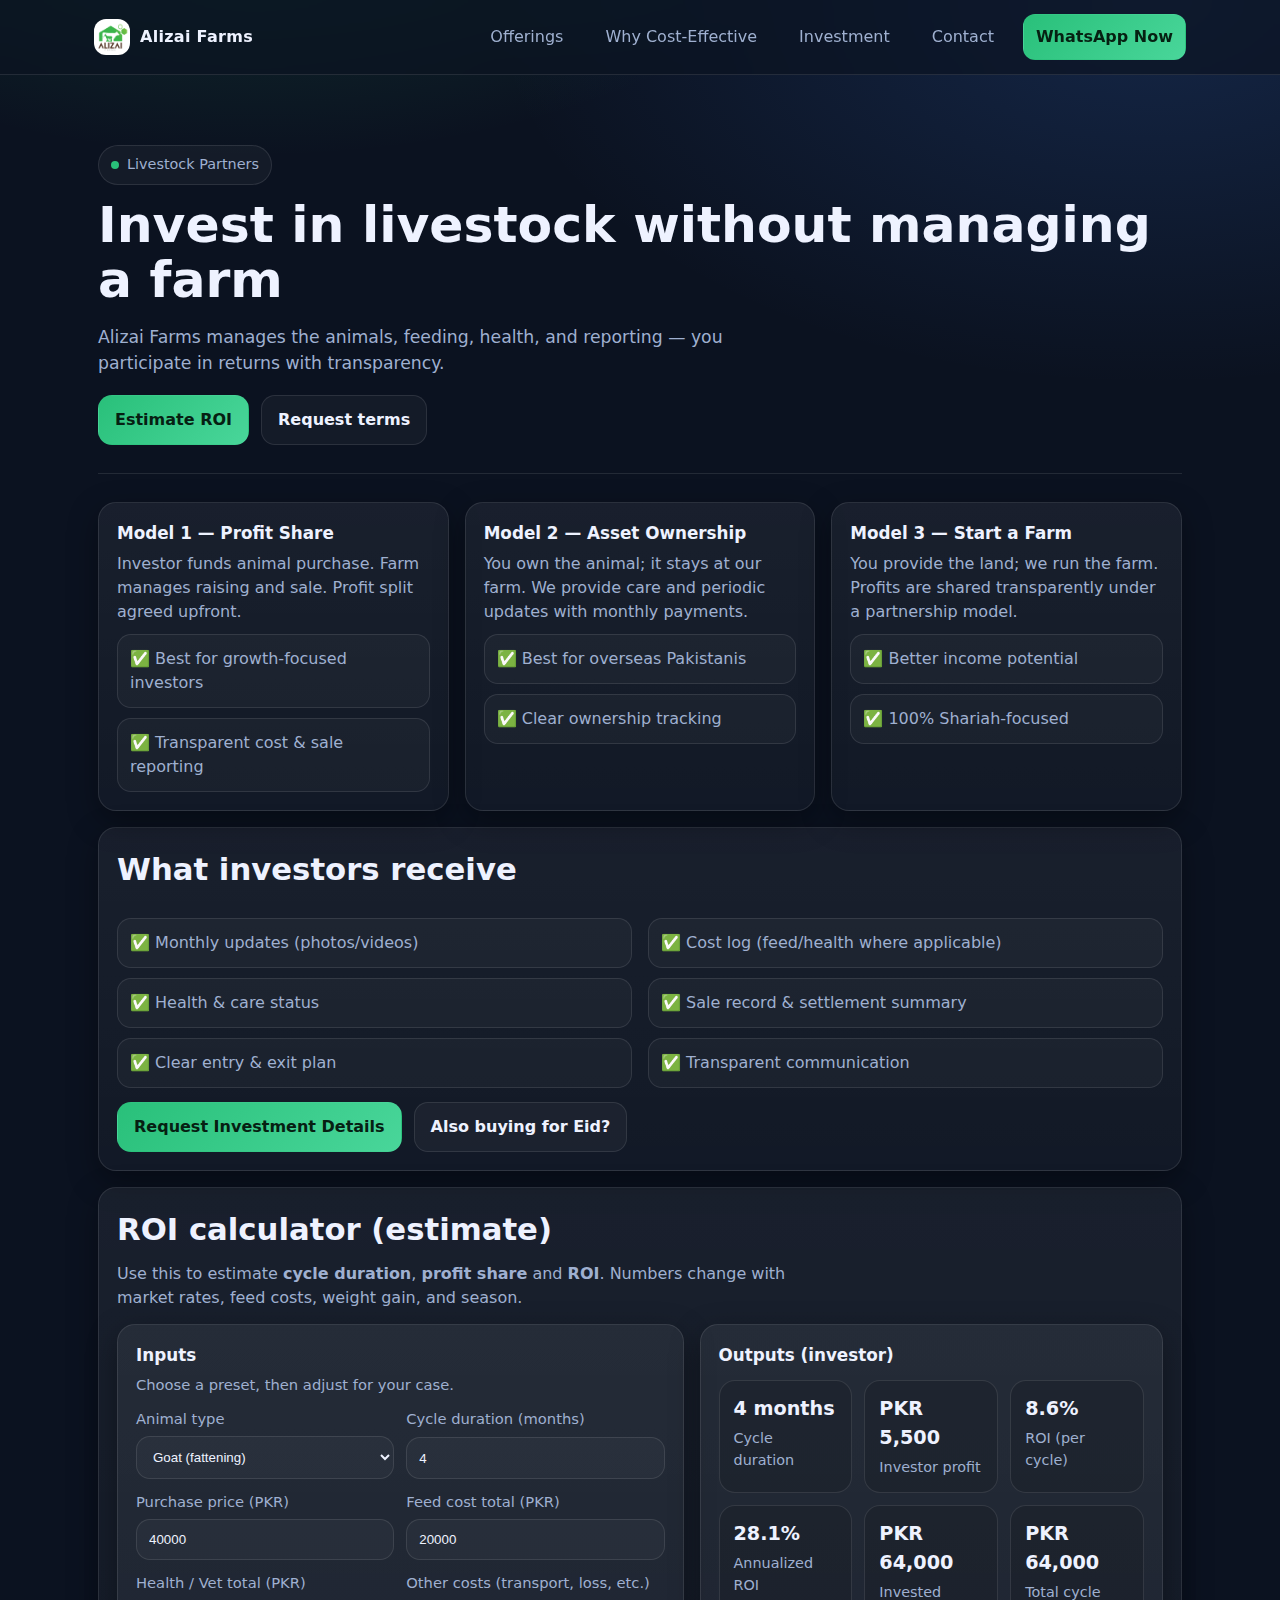
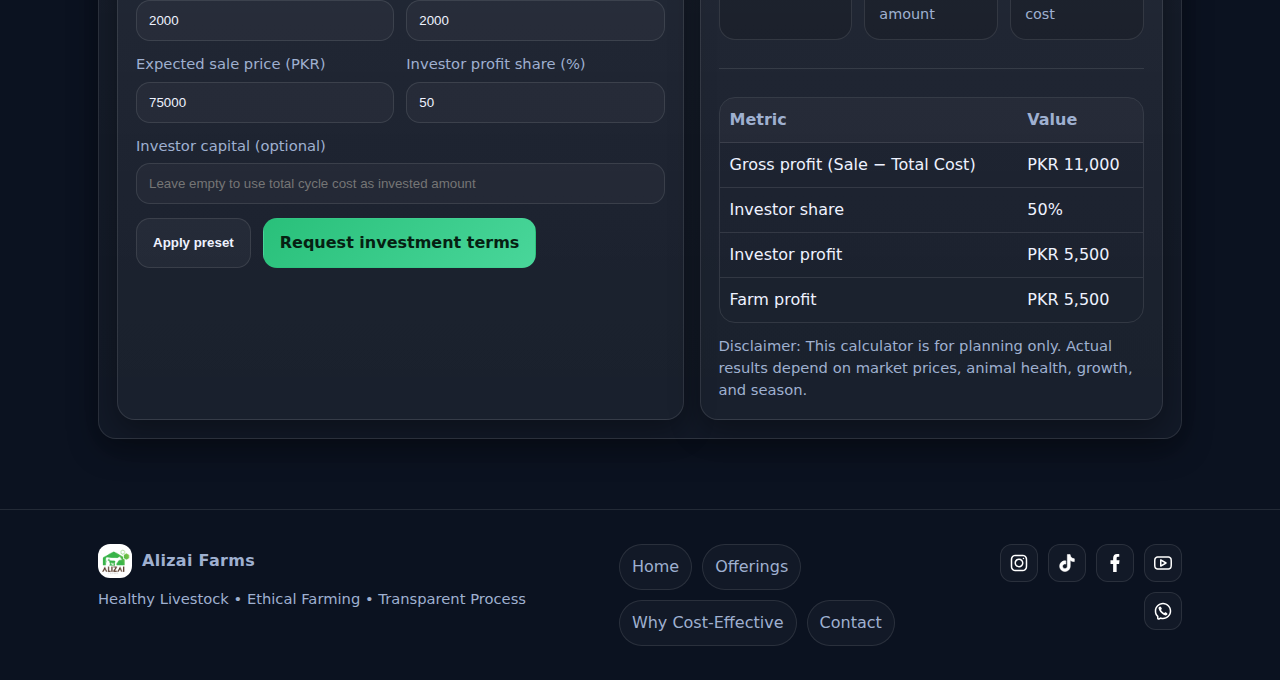
<file: investment.html>
<!doctype html>
<html lang="en">
<head>
  <meta charset="utf-8" />
  <meta name="viewport" content="width=device-width, initial-scale=1" />
  <title>Investment<span class="ur" style="display:none; direction:rtl;">سرمایہ کاری</span> — Alizai Farms</title>
  <meta name="description" content="Livestock investment models: profit share, fixed seasonal, and asset ownership." />
  <link rel="stylesheet" href="assets/styles.css" />
  <link rel="icon" href="favicon.ico" sizes="any" />
</head>
<body>
  <header class="nav">
    <div class="container nav-inner">
      <a class="brand" href="index.html">
        <img class="logo-img" src="assets/alizai-logo.png" alt="Alizai Farms logo" />
        <span>Alizai Farms</span>
      </a>

      <button class="mobile-toggle" data-mobile-toggle aria-expanded="false">Menu</button>

      <nav class="menu" data-menu>
        <a href="offerings.html"><span data-i18n="nav.offerings">Offerings<span class="ur" style="display:none; direction:rtl;">سہولیات</span></span></a>
        <a href="cost-effective.html"><span data-i18n="nav.cost">Why Cost-Effective<span class="ur" style="display:none; direction:rtl;">کم لاگت کیوں</span></span></a>
        <a href="investment.html"><span data-i18n="nav.investment">Investment<span class="ur" style="display:none; direction:rtl;">سرمایہ کاری</span></span></a>
        <a href="contact.html"><span data-i18n="nav.contact">Contact<span class="ur" style="display:none; direction:rtl;">رابطہ</span></span></a>
        <a class="cta" href="contact.html"><span data-i18n="nav.whatsapp">WhatsApp Now<span class="ur" style="display:none; direction:rtl;">واٹس ایپ کریں</span></span></a>
      </nav>

    </div>
  </header>

  <main class="section">
    <div class="container">
      <span class="badge"><span class="dot"></span> Livestock Partners</span>
      <h1 class="h1" style="margin-top:12px;"><span data-i18n="investment.h1">Invest in livestock without managing a farm</span></h1>
      <p class="lead">
        Alizai Farms manages the animals, feeding, health, and reporting — you participate in returns with transparency.
      </p>

      <div class="hero-actions">
        <a class="btn primary" href="#roi">Estimate ROI<span class="ur" style="display:none; direction:rtl;">منافع کا اندازہ لگائیں</span></a>
        <a class="btn" href="contact.html">Request terms<span class="ur" style="display:none; direction:rtl;">شرائط معلوم کریں</span></a>
      </div>

      <div class="hr"></div>

      <div class="grid3">
        <div class="card feature">
          <div class="card-title">Model 1 — Profit Share</div>
          <p>Investor funds animal purchase. Farm manages raising and sale. Profit split agreed upfront.</p>
          <ul class="list" style="margin-top:10px;">
            <li>✅ Best for growth-focused investors</li>
            <li>✅ Transparent cost & sale reporting</li>
          </ul>
        </div>

        <div class="card feature">
          <div class="card-title">Model 2 — Asset Ownership</div>
          <p>You own the animal; it stays at our farm. We provide care and periodic updates with monthly payments.</p>
          <ul class="list" style="margin-top:10px;">
            <li>✅ Best for overseas Pakistanis</li>
            <li>✅ Clear ownership tracking</li>
          </ul>
        </div>

        <div class="card feature">
          <div class="card-title">Model 3 — Start a Farm</div>
          <p>You provide the land; we run the farm. Profits are shared transparently under a partnership model.</p>
          <ul class="list" style="margin-top:10px;">
            <li>✅ Better income potential</li>
            <li>✅ 100% Shariah-focused</li>
          </ul>
        </div>
      </div>

      <section class="card card-pad" style="margin-top:16px;">
        <h2 class="h2" style="margin-top:0;">What investors receive</h2>
        <div class="grid2" style="margin-top:14px;">
          <ul class="list">
            <li>✅ Monthly updates (photos/videos)</li>
            <li>✅ Health & care status</li>
            <li>✅ Clear entry & exit plan</li>
          </ul>
          <ul class="list">
            <li>✅ Cost log (feed/health where applicable)</li>
            <li>✅ Sale record & settlement summary</li>
            <li>✅ Transparent communication</li>
          </ul>
        </div>

        <div class="hero-actions" style="margin-top:14px;">
          <a class="btn primary" href="contact.html">Request Investment<span class="ur" style="display:none; direction:rtl;">سرمایہ کاری</span> Details</a>
          <a class="btn" href="offerings.html">Also buying for Eid?</a>
        </div>
      </section>

      <section id="roi" class="card card-pad" style="margin-top:16px;" data-roi-calc>
        <h2 class="h2" style="margin-top:0;"><span data-i18n="roi.title">ROI calculator (estimate)<span class="ur" style="display:none; direction:rtl;">منافع (ROI) کیلکولیٹر (اندازاً)</span></span></h2>
        <p class="sub">
          Use this to estimate <b>cycle duration</b>, <b>profit share</b> and <b>ROI</b>. Numbers change with market rates, feed costs, weight gain, and season.
        </p>

        <div class="calc-grid">
          <div class="card calc-card">
            <div class="price-top" style="margin-bottom:12px;">
              <div>
                <div class="card-title">Inputs<span class="ur" style="display:none; direction:rtl;">اندراجات</span></div>
                <p class="small">Choose a preset, then adjust for your case.</p>
              </div>
              <!-- <div class="ribbon" style="border-color:rgba(63,131,248,.32); background:rgba(63,131,248,.14);">No backend needed</div> -->
            </div>

            <div class="calc-fields">
              <div class="field">
                <label>Animal type</label>
                <select id="animalType">
                  <option value="goat">Goat (fattening)</option>
                  <option value="premium_goat">Premium Goat (fattening)</option>
                  <option value="bull">Bull (fattening)</option>
                </select>
              </div>

              <div class="field">
                <label>Cycle duration<span class="ur" style="display:none; direction:rtl;">مدت</span> (months)</label>
                <input id="cycleMonths" type="number" min="1" step="1" value="4" />
              </div>

              <div class="field">
                <label>Purchase price (PKR)</label>
                <input disabled id="purchase" type="number" min="0" step="1000" value="40000" />
              </div>

              <div class="field">
                <label>Feed cost total (PKR)</label>
                <input disabled id="feed" type="number" min="0" step="500" value="20000" />
              </div>

              <div class="field">
                <label>Health / Vet total (PKR)</label>
                <input disabled id="health" type="number" min="0" step="200" value="2000" />
              </div>

              <div class="field">
                <label>Other costs (transport, loss, etc.)</label>
                <input disabled id="other" type="number" min="0" step="200" value="2000" />
              </div>

              <div class="field">
                <label>Expected sale price (PKR)</label>
                <input id="sale" type="number" min="0" step="1000" value="75000" />
              </div>

              <div class="field">
                <label>Investor profit<span class="ur" style="display:none; direction:rtl;">سرمایہ کار کا منافع</span> share (%)</label>
                <input disabled id="investorShare" type="number" min="0" max="100" step="1" value="50" />
              </div>

              <div class="field" style="grid-column:1 / -1;">
                <label>Investor capital (optional)</label>
                <input disabled id="capital" type="number" min="0" step="1000" placeholder="Leave empty to use total cycle cost as invested amount" />
              </div>
            </div>

            <div class="hero-actions" style="margin-top:14px;">
              <button class="btn" type="button" data-preset>Apply preset</button>
              <a class="btn primary" href="contact.html">Request investment terms</a>
            </div>

            <div class="notice" data-warn style="margin-top:12px; display:none;"></div>
          </div>

          <div class="card calc-card">
            <div class="card-title">Outputs (investor)<span class="ur" style="display:none; direction:rtl;">نتائج (سرمایہ کار)</span></div>

            <div class="kpi-grid">
              <div class="kpi-box">
                <div class="knum" data-kpi="cycle">4 months</div>
                <div class="klbl">Cycle duration<span class="ur" style="display:none; direction:rtl;">مدت</span></div>
              </div>
              <div class="kpi-box">
                <div class="knum" data-kpi="profit">PKR —</div>
                <div class="klbl">Investor profit<span class="ur" style="display:none; direction:rtl;">سرمایہ کار کا منافع</span></div>
              </div>
              <div class="kpi-box">
                <div class="knum" data-kpi="roi">—</div>
                <div class="klbl">ROI (per cycle)<span class="ur" style="display:none; direction:rtl;">ہر سائیکل پر منافع</span></div>
              </div>
            </div>

            <div class="kpi-grid">
              <div class="kpi-box">
                <div class="knum" data-kpi="annual">—</div>
                <div class="klbl">Annualized ROI<span class="ur" style="display:none; direction:rtl;">سالانہ منافع</span></div>
              </div>
              <div class="kpi-box">
                <div class="knum" data-out="invested">PKR —</div>
                <div class="klbl">Invested amount</div>
              </div>
              <div class="kpi-box">
                <div class="knum" data-out="totalCost">PKR —</div>
                <div class="klbl">Total cycle cost<span class="ur" style="display:none; direction:rtl;">کل لاگت</span></div>
              </div>
            </div>

            <div class="hr"></div>

            <table class="table" aria-label="ROI breakdown">
              <thead>
                <tr>
                  <th>Metric</th>
                  <th>Value</th>
                </tr>
              </thead>
              <tbody>
                <tr><td class="muted">Gross profit<span class="ur" style="display:none; direction:rtl;">مجموعی منافع</span> (Sale − Total Cost)</td><td data-out="grossProfit">PKR —</td></tr>
                <tr><td class="muted">Investor share</td><td data-out="investorShare">—</td></tr>
                <tr><td class="muted">Investor profit<span class="ur" style="display:none; direction:rtl;">سرمایہ کار کا منافع</span></td><td data-out="investorProfit">PKR —</td></tr>
                <tr><td class="muted">Farm profit<span class="ur" style="display:none; direction:rtl;">فارم کا منافع</span></td><td data-out="farmProfit">PKR —</td></tr>
              </tbody>
            </table>

            <p class="small" style="margin-top:12px;">
              Disclaimer: This calculator is for planning only. Actual results depend on market prices, animal health, growth, and season.<span class="ur" style="display:none; direction:rtl;">نوٹ: یہ کیلکولیٹر صرف اندازے کے لیے ہے۔ اصل نتائج مارکیٹ، جانور کی صحت، افزائش اور موسم پر منحصر ہوتے ہیں۔</span>
            </p>
          </div>
        </div>
      </section>

      <!-- <div class="hr"></div>
      <div class="notice">
        Want an “Investor Calculator” on this page (ROI estimate, cycle duration, profit split)?
        Tell me your typical animal types & cycle length and I’ll add it in pure JS.
      </div> -->
    </div>
  </main>

  <footer class="footer">
    <div class="container footer-grid">
      <div>
        <div class="brand"><img class="logo-img" src="assets/alizai-logo.png" alt="Alizai Farms logo" /><span>Alizai Farms</span></div>
        <p class="small" style="margin-top:10px;">Healthy Livestock • Ethical Farming • Transparent Process</p>
      </div>
      <div class="pills">
        <a href="index.html">Home</a>
        <a href="offerings.html">Offerings<span class="ur" style="display:none; direction:rtl;">سہولیات</span></a>
        <a href="cost-effective.html">Why Cost-Effective<span class="ur" style="display:none; direction:rtl;">کم لاگت کیوں</span></a>
        <a href="contact.html">Contact<span class="ur" style="display:none; direction:rtl;">رابطہ</span></a>
      </div>
      <div class="footer-social">
        <a href="https://www.instagram.com/alizaifarms/" target="_blank" rel="noopener" aria-label="Instagram">
          <span class="social-icon" aria-hidden="true">
            <svg viewBox="0 0 24 24" fill="none" xmlns="http://www.w3.org/2000/svg"><g id="SVGRepo_bgCarrier" stroke-width="0"></g><g id="SVGRepo_tracerCarrier" stroke-linecap="round" stroke-linejoin="round"></g><g id="SVGRepo_iconCarrier"> <path fill-rule="evenodd" clip-rule="evenodd" d="M12 18C15.3137 18 18 15.3137 18 12C18 8.68629 15.3137 6 12 6C8.68629 6 6 8.68629 6 12C6 15.3137 8.68629 18 12 18ZM12 16C14.2091 16 16 14.2091 16 12C16 9.79086 14.2091 8 12 8C9.79086 8 8 9.79086 8 12C8 14.2091 9.79086 16 12 16Z" fill="#fff"></path> <path d="M18 5C17.4477 5 17 5.44772 17 6C17 6.55228 17.4477 7 18 7C18.5523 7 19 6.55228 19 6C19 5.44772 18.5523 5 18 5Z" fill="#fff"></path> <path fill-rule="evenodd" clip-rule="evenodd" d="M1.65396 4.27606C1 5.55953 1 7.23969 1 10.6V13.4C1 16.7603 1 18.4405 1.65396 19.7239C2.2292 20.8529 3.14708 21.7708 4.27606 22.346C5.55953 23 7.23969 23 10.6 23H13.4C16.7603 23 18.4405 23 19.7239 22.346C20.8529 21.7708 21.7708 20.8529 22.346 19.7239C23 18.4405 23 16.7603 23 13.4V10.6C23 7.23969 23 5.55953 22.346 4.27606C21.7708 3.14708 20.8529 2.2292 19.7239 1.65396C18.4405 1 16.7603 1 13.4 1H10.6C7.23969 1 5.55953 1 4.27606 1.65396C3.14708 2.2292 2.2292 3.14708 1.65396 4.27606ZM13.4 3H10.6C8.88684 3 7.72225 3.00156 6.82208 3.0751C5.94524 3.14674 5.49684 3.27659 5.18404 3.43597C4.43139 3.81947 3.81947 4.43139 3.43597 5.18404C3.27659 5.49684 3.14674 5.94524 3.0751 6.82208C3.00156 7.72225 3 8.88684 3 10.6V13.4C3 15.1132 3.00156 16.2777 3.0751 17.1779C3.14674 18.0548 3.27659 18.5032 3.43597 18.816C3.81947 19.5686 4.43139 20.1805 5.18404 20.564C5.49684 20.7234 5.94524 20.8533 6.82208 20.9249C7.72225 20.9984 8.88684 21 10.6 21H13.4C15.1132 21 16.2777 20.9984 17.1779 20.9249C18.0548 20.8533 18.5032 20.7234 18.816 20.564C19.5686 20.1805 20.1805 19.5686 20.564 18.816C20.7234 18.5032 20.8533 18.0548 20.9249 17.1779C20.9984 16.2777 21 15.1132 21 13.4V10.6C21 8.88684 20.9984 7.72225 20.9249 6.82208C20.8533 5.94524 20.7234 5.49684 20.564 5.18404C20.1805 4.43139 19.5686 3.81947 18.816 3.43597C18.5032 3.27659 18.0548 3.14674 17.1779 3.0751C16.2777 3.00156 15.1132 3 13.4 3Z" fill="#fff"></path> </g></svg>
          </span>
        </a>
        <a href="https://www.tiktok.com/@alizaifarms" target="_blank" rel="noopener" aria-label="TikTok">
          <span class="social-icon" aria-hidden="true">
            <svg fill="#ffffff" viewBox="0 0 32 32" version="1.1" xmlns="http://www.w3.org/2000/svg" stroke="#ffffff"><g id="SVGRepo_bgCarrier" stroke-width="0"></g><g id="SVGRepo_tracerCarrier" stroke-linecap="round" stroke-linejoin="round"></g><g id="SVGRepo_iconCarrier"> <title>tiktok</title> <path d="M16.656 1.029c1.637-0.025 3.262-0.012 4.886-0.025 0.054 2.031 0.878 3.859 2.189 5.213l-0.002-0.002c1.411 1.271 3.247 2.095 5.271 2.235l0.028 0.002v5.036c-1.912-0.048-3.71-0.489-5.331-1.247l0.082 0.034c-0.784-0.377-1.447-0.764-2.077-1.196l0.052 0.034c-0.012 3.649 0.012 7.298-0.025 10.934-0.103 1.853-0.719 3.543-1.707 4.954l0.020-0.031c-1.652 2.366-4.328 3.919-7.371 4.011l-0.014 0c-0.123 0.006-0.268 0.009-0.414 0.009-1.73 0-3.347-0.482-4.725-1.319l0.040 0.023c-2.508-1.509-4.238-4.091-4.558-7.094l-0.004-0.041c-0.025-0.625-0.037-1.25-0.012-1.862 0.49-4.779 4.494-8.476 9.361-8.476 0.547 0 1.083 0.047 1.604 0.136l-0.056-0.008c0.025 1.849-0.050 3.699-0.050 5.548-0.423-0.153-0.911-0.242-1.42-0.242-1.868 0-3.457 1.194-4.045 2.861l-0.009 0.030c-0.133 0.427-0.21 0.918-0.21 1.426 0 0.206 0.013 0.41 0.037 0.61l-0.002-0.024c0.332 2.046 2.086 3.59 4.201 3.59 0.061 0 0.121-0.001 0.181-0.004l-0.009 0c1.463-0.044 2.733-0.831 3.451-1.994l0.010-0.018c0.267-0.372 0.45-0.822 0.511-1.311l0.001-0.014c0.125-2.237 0.075-4.461 0.087-6.698 0.012-5.036-0.012-10.060 0.025-15.083z"></path> </g></svg>
          </span>
        </a>
        <a href="https://www.facebook.com/alizaifarms" target="_blank" rel="noopener" aria-label="Facebook">
          <span class="social-icon" aria-hidden="true">
            <svg viewBox="-5 0 20 20" version="1.1" xmlns="http://www.w3.org/2000/svg" xmlns:xlink="http://www.w3.org/1999/xlink" fill="#ffffff" stroke="#ffffff"><g id="SVGRepo_bgCarrier" stroke-width="0"></g><g id="SVGRepo_tracerCarrier" stroke-linecap="round" stroke-linejoin="round"></g><g id="SVGRepo_iconCarrier"> <title>facebook [#176]</title> <desc>Created with Sketch.</desc> <defs> </defs> <g id="Page-1" stroke="none" stroke-width="1" fill="none" fill-rule="evenodd"> <g id="Dribbble-Light-Preview" transform="translate(-385.000000, -7399.000000)" fill="#fff"> <g id="icons" transform="translate(56.000000, 160.000000)"> <path d="M335.821282,7259 L335.821282,7250 L338.553693,7250 L339,7246 L335.821282,7246 L335.821282,7244.052 C335.821282,7243.022 335.847593,7242 337.286884,7242 L338.744689,7242 L338.744689,7239.14 C338.744689,7239.097 337.492497,7239 336.225687,7239 C333.580004,7239 331.923407,7240.657 331.923407,7243.7 L331.923407,7246 L329,7246 L329,7250 L331.923407,7250 L331.923407,7259 L335.821282,7259 Z" id="facebook-[#176]"> </path> </g> </g> </g> </g></svg> </span>
        </a>
        <a href="https://www.youtube.com/@alizaifarms" target="_blank" rel="noopener" aria-label="YouTube">
          <span class="social-icon" aria-hidden="true">
            <svg viewBox="0 0 24 24" fill="none" xmlns="http://www.w3.org/2000/svg"><g id="SVGRepo_bgCarrier" stroke-width="0"></g><g id="SVGRepo_tracerCarrier" stroke-linecap="round" stroke-linejoin="round"></g><g id="SVGRepo_iconCarrier"> <path fill-rule="evenodd" clip-rule="evenodd" d="M9.49614 7.13176C9.18664 6.9549 8.80639 6.95617 8.49807 7.13509C8.18976 7.31401 8 7.64353 8 8V16C8 16.3565 8.18976 16.686 8.49807 16.8649C8.80639 17.0438 9.18664 17.0451 9.49614 16.8682L16.4961 12.8682C16.8077 12.6902 17 12.3589 17 12C17 11.6411 16.8077 11.3098 16.4961 11.1318L9.49614 7.13176ZM13.9844 12L10 14.2768V9.72318L13.9844 12Z" fill="#fff"></path> <path fill-rule="evenodd" clip-rule="evenodd" d="M0 12C0 8.25027 0 6.3754 0.954915 5.06107C1.26331 4.6366 1.6366 4.26331 2.06107 3.95491C3.3754 3 5.25027 3 9 3H15C18.7497 3 20.6246 3 21.9389 3.95491C22.3634 4.26331 22.7367 4.6366 23.0451 5.06107C24 6.3754 24 8.25027 24 12C24 15.7497 24 17.6246 23.0451 18.9389C22.7367 19.3634 22.3634 19.7367 21.9389 20.0451C20.6246 21 18.7497 21 15 21H9C5.25027 21 3.3754 21 2.06107 20.0451C1.6366 19.7367 1.26331 19.3634 0.954915 18.9389C0 17.6246 0 15.7497 0 12ZM9 5H15C16.9194 5 18.1983 5.00275 19.1673 5.10773C20.0989 5.20866 20.504 5.38448 20.7634 5.57295C21.018 5.75799 21.242 5.98196 21.4271 6.23664C21.6155 6.49605 21.7913 6.90113 21.8923 7.83269C21.9973 8.80167 22 10.0806 22 12C22 13.9194 21.9973 15.1983 21.8923 16.1673C21.7913 17.0989 21.6155 17.504 21.4271 17.7634C21.242 18.018 21.018 18.242 20.7634 18.4271C20.504 18.6155 20.0989 18.7913 19.1673 18.8923C18.1983 18.9973 16.9194 19 15 19H9C7.08058 19 5.80167 18.9973 4.83269 18.8923C3.90113 18.7913 3.49605 18.6155 3.23664 18.4271C2.98196 18.242 2.75799 18.018 2.57295 17.7634C2.38448 17.504 2.20866 17.0989 2.10773 16.1673C2.00275 15.1983 2 13.9194 2 12C2 10.0806 2.00275 8.80167 2.10773 7.83269C2.20866 6.90113 2.38448 6.49605 2.57295 6.23664C2.75799 5.98196 2.98196 5.75799 3.23664 5.57295C3.49605 5.38448 3.90113 5.20866 4.83269 5.10773C5.80167 5.00275 7.08058 5 9 5Z" fill="#fff"></path> </g></svg>
          </span>
        </a>
        <a href="https://wa.me/923137771696" target="_blank" rel="noopener" aria-label="WhatsApp">
          <span class="social-icon" aria-hidden="true">
            <svg viewBox="0 0 24 24" fill="none" xmlns="http://www.w3.org/2000/svg"><g id="SVGRepo_bgCarrier" stroke-width="0"></g><g id="SVGRepo_tracerCarrier" stroke-linecap="round" stroke-linejoin="round"></g><g id="SVGRepo_iconCarrier"> <path d="M6.014 8.00613C6.12827 7.1024 7.30277 5.87414 8.23488 6.01043L8.23339 6.00894C9.14051 6.18132 9.85859 7.74261 10.2635 8.44465C10.5504 8.95402 10.3641 9.4701 10.0965 9.68787C9.7355 9.97883 9.17099 10.3803 9.28943 10.7834C9.5 11.5 12 14 13.2296 14.7107C13.695 14.9797 14.0325 14.2702 14.3207 13.9067C14.5301 13.6271 15.0466 13.46 15.5548 13.736C16.3138 14.178 17.0288 14.6917 17.69 15.27C18.0202 15.546 18.0977 15.9539 17.8689 16.385C17.4659 17.1443 16.3003 18.1456 15.4542 17.9421C13.9764 17.5868 8 15.27 6.08033 8.55801C5.97237 8.24048 5.99955 8.12044 6.014 8.00613Z" fill="#fff"></path> <path fill-rule="evenodd" clip-rule="evenodd" d="M12 23C10.7764 23 10.0994 22.8687 9 22.5L6.89443 23.5528C5.56462 24.2177 4 23.2507 4 21.7639V19.5C1.84655 17.492 1 15.1767 1 12C1 5.92487 5.92487 1 12 1C18.0751 1 23 5.92487 23 12C23 18.0751 18.0751 23 12 23ZM6 18.6303L5.36395 18.0372C3.69087 16.4772 3 14.7331 3 12C3 7.02944 7.02944 3 12 3C16.9706 3 21 7.02944 21 12C21 16.9706 16.9706 21 12 21C11.0143 21 10.552 20.911 9.63595 20.6038L8.84847 20.3397L6 21.7639V18.6303Z" fill="#fff"></path> </g></svg>
          </span>
        </a>
      </div>
    </div>
  </footer>

  <script src="assets/script.js"></script>
  <script src="assets/i18n.js"></script>
</body>
</html>
</file>
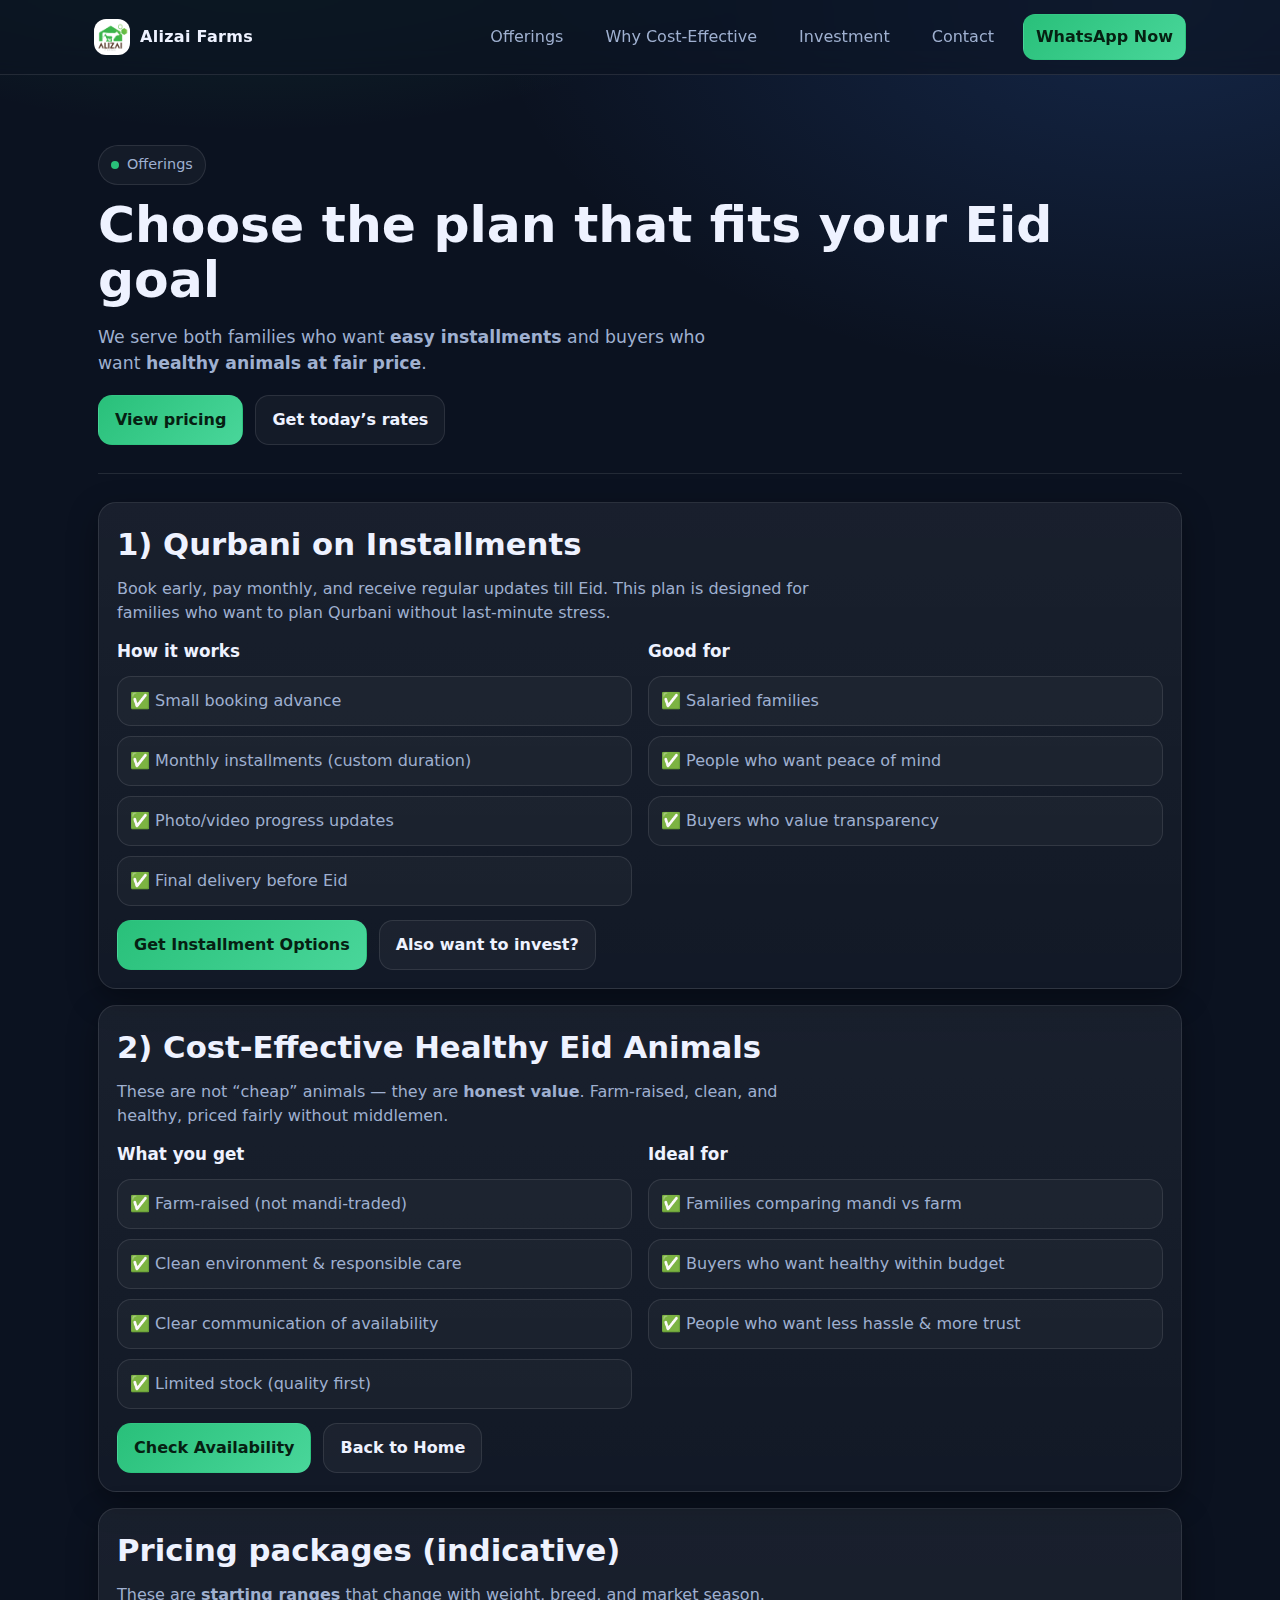
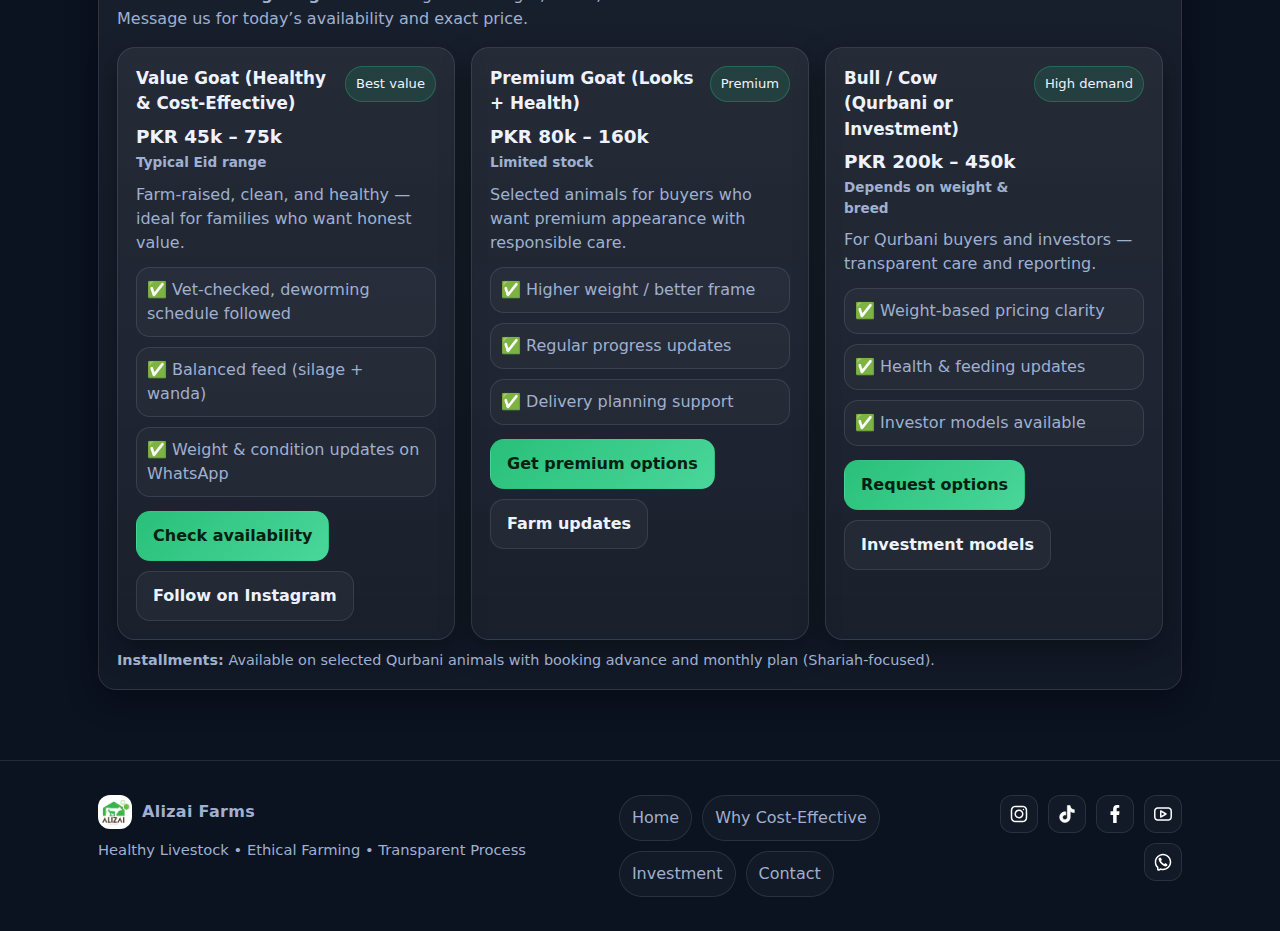
<file: offerings.html>
<!doctype html>
<html lang="en">
<head>
  <meta charset="utf-8" />
  <meta name="viewport" content="width=device-width, initial-scale=1" />
  <title>Offerings<span class="ur" style="display:none; direction:rtl;">سہولیات</span> — Alizai Farms</title>
  <meta name="description" content="Qurbani on installments and cost-effective healthy Eid animals." />
  <link rel="stylesheet" href="assets/styles.css" />
  <link rel="icon" href="favicon.ico" sizes="any" />
</head>
<body>
  <header class="nav">
    <div class="container nav-inner">
      <a class="brand" href="index.html">
        <img class="logo-img" src="assets/alizai-logo.png" alt="Alizai Farms logo" />
        <span>Alizai Farms</span>
      </a>

      <button class="mobile-toggle" data-mobile-toggle aria-expanded="false">Menu</button>

      <nav class="menu" data-menu>
        <a href="offerings.html"><span data-i18n="nav.offerings">Offerings<span class="ur" style="display:none; direction:rtl;">سہولیات</span></span></a>
        <a href="cost-effective.html"><span data-i18n="nav.cost">Why Cost-Effective<span class="ur" style="display:none; direction:rtl;">کم لاگت کیوں</span></span></a>
        <a href="investment.html"><span data-i18n="nav.investment">Investment<span class="ur" style="display:none; direction:rtl;">سرمایہ کاری</span></span></a>
        <a href="contact.html"><span data-i18n="nav.contact">Contact<span class="ur" style="display:none; direction:rtl;">رابطہ</span></span></a>
        <a class="cta" href="contact.html"><span data-i18n="nav.whatsapp">WhatsApp Now<span class="ur" style="display:none; direction:rtl;">واٹس ایپ کریں</span></span></a>
      </nav>

    </div>
  </header>

  <main class="section">
    <div class="container">
      <span class="badge"><span class="dot"></span> Offerings<span class="ur" style="display:none; direction:rtl;">سہولیات</span></span>
      <h1 class="h1" style="margin-top:12px;">Choose the plan that fits your Eid goal</h1>
      <p class="lead">We serve both families who want <b>easy installments</b> and buyers who want <b>healthy animals at fair price</b>.</p>

      <div class="hero-actions">
        <a class="btn primary" href="#pricing">View pricing<span class="ur" style="display:none; direction:rtl;">قیمتیں دیکھیں</span></a>
        <a class="btn" href="contact.html">Get today’s rates</a>
      </div>

      <div class="hr"></div>

      <section id="installments" class="card card-pad" style="margin-top:18px;">
        <h2 class="h2" style="margin-top:0;">1) <span data-i18n="card.installments">Qurbani on Installments</span></h2>
        <p class="sub">
          Book early, pay monthly, and receive regular updates till Eid. This plan is designed for families who want to plan Qurbani without last-minute stress.
        </p>

        <div class="grid2" style="margin-top:14px;">
          <div>
            <div class="card-title">How it works</div>
            <ul class="list">
              <li>✅ Small booking advance</li>
              <li>✅ Monthly installments (custom duration)</li>
              <li>✅ Photo/video progress updates</li>
              <li>✅ Final delivery before Eid</li>
            </ul>
          </div>
          <div>
            <div class="card-title">Good for</div>
            <ul class="list">
              <li>✅ Salaried families</li>
              <li>✅ People who want peace of mind</li>
              <li>✅ Buyers who value transparency</li>
            </ul>
          </div>
        </div>

        <div class="hero-actions" style="margin-top:14px;">
          <a class="btn primary" href="contact.html">Get Installment Options</a>
          <a class="btn" href="investment.html">Also want to invest?</a>
        </div>
      </section>

      <section id="value" class="card card-pad" style="margin-top:16px;">
        <h2 class="h2" style="margin-top:0;">2) <span data-i18n="card.value">Cost-Effective Healthy Eid Animals</span></h2>
        <p class="sub">
          These are not “cheap” animals — they are <b>honest value</b>. Farm-raised, clean, and healthy, priced fairly without middlemen.
        </p>

        <div class="grid2" style="margin-top:14px;">
          <div>
            <div class="card-title">What you get</div>
            <ul class="list">
              <li>✅ Farm-raised (not mandi-traded)</li>
              <li>✅ Clean environment & responsible care</li>
              <li>✅ Clear communication of availability</li>
              <li>✅ Limited stock (quality first)</li>
            </ul>
          </div>
          <div>
            <div class="card-title">Ideal for</div>
            <ul class="list">
              <li>✅ Families comparing mandi vs farm</li>
              <li>✅ Buyers who want healthy within budget</li>
              <li>✅ People who want less hassle & more trust</li>
            </ul>
          </div>
        </div>

        <div class="hero-actions" style="margin-top:14px;">
          <a class="btn primary" href="contact.html">Check Availability</a>
          <a class="btn" href="index.html">Back to Home</a>
        </div>
      </section>

      <section id="pricing" class="card card-pad" style="margin-top:16px;">
        <h2 class="h2" style="margin-top:0;"><span data-i18n="pricing.title">Pricing packages<span class="ur" style="display:none; direction:rtl;">قیمت کے پیکجز</span> (indicative)<span class="ur" style="display:none; direction:rtl;">قیمت کے پیکجز (اندازاً)</span></span></h2>
        <p class="sub">
          These are <b>starting ranges</b> that change with weight, breed, and market season. Message us for today’s availability and exact price.
        </p>

        <div class="pricing-grid">
          <div class="card price-card">
            <div class="price-top">
              <div>
                <div class="card-title">Value Goat (Healthy & Cost-Effective)</div>
                <div class="price-tag">PKR 45k – 75k <small>Typical Eid range</small></div>
              </div>
              <div class="ribbon">Best value</div>
            </div>
            <p class="desc">Farm-raised, clean, and healthy — ideal for families who want honest value.</p>
            <ul class="price-list">
              <li>✅ Vet-checked, deworming schedule followed</li>
              <li>✅ Balanced feed (silage + wanda)</li>
              <li>✅ Weight & condition updates on WhatsApp</li>
            </ul>
            <div class="price-foot">
              <a class="btn primary" href="contact.html">Check availability<span class="ur" style="display:none; direction:rtl;">دستیابی چیک کریں</span></a>
              <a class="btn" href="https://www.instagram.com/alizaifarms/" target="_blank" rel="noopener">Follow on Instagram</a>
            </div>
          </div>

          <div class="card price-card">
            <div class="price-top">
              <div>
                <div class="card-title">Premium Goat (Looks + Health)</div>
                <div class="price-tag">PKR 80k – 160k <small>Limited stock</small></div>
              </div>
              <div class="ribbon">Premium</div>
            </div>
            <p class="desc">Selected animals for buyers who want premium appearance with responsible care.</p>
            <ul class="price-list">
              <li>✅ Higher weight / better frame</li>
              <li>✅ Regular progress updates</li>
              <li>✅ Delivery planning support</li>
            </ul>
            <div class="price-foot">
              <a class="btn primary" href="contact.html">Get premium options<span class="ur" style="display:none; direction:rtl;">پریمیم آپشنز حاصل کریں</span></a>
              <a class="btn" href="https://www.instagram.com/alizaifarms/" target="_blank" rel="noopener">Farm updates</a>
            </div>
          </div>

          <div class="card price-card">
            <div class="price-top">
              <div>
                <div class="card-title">Bull / Cow (Qurbani or Investment<span class="ur" style="display:none; direction:rtl;">سرمایہ کاری</span>)</div>
                <div class="price-tag">PKR 200k – 450k <small>Depends on weight & breed</small></div>
              </div>
              <div class="ribbon">High demand</div>
            </div>
            <p class="desc">For Qurbani buyers and investors — transparent care and reporting.</p>
            <ul class="price-list">
              <li>✅ Weight-based pricing clarity</li>
              <li>✅ Health & feeding updates</li>
              <li>✅ Investor models available</li>
            </ul>
            <div class="price-foot">
              <a class="btn primary" href="contact.html">Request options<span class="ur" style="display:none; direction:rtl;">آپشنز حاصل کریں</span></a>
              <a class="btn" href="investment.html">Investment<span class="ur" style="display:none; direction:rtl;">سرمایہ کاری</span> models</a>
            </div>
          </div>
        </div>

        <div class="price-note">
          <b>Installments:</b> Available on selected Qurbani animals with booking advance and monthly plan (Shariah-focused).
        </div>
      </section>

      <!-- <div class="hr"></div>
      <div class="notice">
        Want to add a <b>gallery</b> and <b>price cards</b>? Tell me your categories (Goat / Bull / Cow) and I’ll add a clean static catalog section.
      </div> -->
    </div>
  </main>

  <footer class="footer">
    <div class="container footer-grid">
      <div>
        <div class="brand"><img class="logo-img" src="assets/alizai-logo.png" alt="Alizai Farms logo" /><span>Alizai Farms</span></div>
        <p class="small" style="margin-top:10px;">Healthy Livestock • Ethical Farming • Transparent Process</p>
      </div>
      <div class="pills">
        <a href="index.html">Home</a>
        <a href="cost-effective.html">Why Cost-Effective<span class="ur" style="display:none; direction:rtl;">کم لاگت کیوں</span></a>
        <a href="investment.html">Investment<span class="ur" style="display:none; direction:rtl;">سرمایہ کاری</span></a>
        <a href="contact.html">Contact<span class="ur" style="display:none; direction:rtl;">رابطہ</span></a>
      </div>
      <div class="footer-social">
        <a href="https://www.instagram.com/alizaifarms/" target="_blank" rel="noopener" aria-label="Instagram">
          <span class="social-icon" aria-hidden="true">
            <svg viewBox="0 0 24 24" fill="none" xmlns="http://www.w3.org/2000/svg"><g id="SVGRepo_bgCarrier" stroke-width="0"></g><g id="SVGRepo_tracerCarrier" stroke-linecap="round" stroke-linejoin="round"></g><g id="SVGRepo_iconCarrier"> <path fill-rule="evenodd" clip-rule="evenodd" d="M12 18C15.3137 18 18 15.3137 18 12C18 8.68629 15.3137 6 12 6C8.68629 6 6 8.68629 6 12C6 15.3137 8.68629 18 12 18ZM12 16C14.2091 16 16 14.2091 16 12C16 9.79086 14.2091 8 12 8C9.79086 8 8 9.79086 8 12C8 14.2091 9.79086 16 12 16Z" fill="#fff"></path> <path d="M18 5C17.4477 5 17 5.44772 17 6C17 6.55228 17.4477 7 18 7C18.5523 7 19 6.55228 19 6C19 5.44772 18.5523 5 18 5Z" fill="#fff"></path> <path fill-rule="evenodd" clip-rule="evenodd" d="M1.65396 4.27606C1 5.55953 1 7.23969 1 10.6V13.4C1 16.7603 1 18.4405 1.65396 19.7239C2.2292 20.8529 3.14708 21.7708 4.27606 22.346C5.55953 23 7.23969 23 10.6 23H13.4C16.7603 23 18.4405 23 19.7239 22.346C20.8529 21.7708 21.7708 20.8529 22.346 19.7239C23 18.4405 23 16.7603 23 13.4V10.6C23 7.23969 23 5.55953 22.346 4.27606C21.7708 3.14708 20.8529 2.2292 19.7239 1.65396C18.4405 1 16.7603 1 13.4 1H10.6C7.23969 1 5.55953 1 4.27606 1.65396C3.14708 2.2292 2.2292 3.14708 1.65396 4.27606ZM13.4 3H10.6C8.88684 3 7.72225 3.00156 6.82208 3.0751C5.94524 3.14674 5.49684 3.27659 5.18404 3.43597C4.43139 3.81947 3.81947 4.43139 3.43597 5.18404C3.27659 5.49684 3.14674 5.94524 3.0751 6.82208C3.00156 7.72225 3 8.88684 3 10.6V13.4C3 15.1132 3.00156 16.2777 3.0751 17.1779C3.14674 18.0548 3.27659 18.5032 3.43597 18.816C3.81947 19.5686 4.43139 20.1805 5.18404 20.564C5.49684 20.7234 5.94524 20.8533 6.82208 20.9249C7.72225 20.9984 8.88684 21 10.6 21H13.4C15.1132 21 16.2777 20.9984 17.1779 20.9249C18.0548 20.8533 18.5032 20.7234 18.816 20.564C19.5686 20.1805 20.1805 19.5686 20.564 18.816C20.7234 18.5032 20.8533 18.0548 20.9249 17.1779C20.9984 16.2777 21 15.1132 21 13.4V10.6C21 8.88684 20.9984 7.72225 20.9249 6.82208C20.8533 5.94524 20.7234 5.49684 20.564 5.18404C20.1805 4.43139 19.5686 3.81947 18.816 3.43597C18.5032 3.27659 18.0548 3.14674 17.1779 3.0751C16.2777 3.00156 15.1132 3 13.4 3Z" fill="#fff"></path> </g></svg>
          </span>
        </a>
        <a href="https://www.tiktok.com/@alizaifarms" target="_blank" rel="noopener" aria-label="TikTok">
          <span class="social-icon" aria-hidden="true">
            <svg fill="#ffffff" viewBox="0 0 32 32" version="1.1" xmlns="http://www.w3.org/2000/svg" stroke="#ffffff"><g id="SVGRepo_bgCarrier" stroke-width="0"></g><g id="SVGRepo_tracerCarrier" stroke-linecap="round" stroke-linejoin="round"></g><g id="SVGRepo_iconCarrier"> <title>tiktok</title> <path d="M16.656 1.029c1.637-0.025 3.262-0.012 4.886-0.025 0.054 2.031 0.878 3.859 2.189 5.213l-0.002-0.002c1.411 1.271 3.247 2.095 5.271 2.235l0.028 0.002v5.036c-1.912-0.048-3.71-0.489-5.331-1.247l0.082 0.034c-0.784-0.377-1.447-0.764-2.077-1.196l0.052 0.034c-0.012 3.649 0.012 7.298-0.025 10.934-0.103 1.853-0.719 3.543-1.707 4.954l0.020-0.031c-1.652 2.366-4.328 3.919-7.371 4.011l-0.014 0c-0.123 0.006-0.268 0.009-0.414 0.009-1.73 0-3.347-0.482-4.725-1.319l0.040 0.023c-2.508-1.509-4.238-4.091-4.558-7.094l-0.004-0.041c-0.025-0.625-0.037-1.25-0.012-1.862 0.49-4.779 4.494-8.476 9.361-8.476 0.547 0 1.083 0.047 1.604 0.136l-0.056-0.008c0.025 1.849-0.050 3.699-0.050 5.548-0.423-0.153-0.911-0.242-1.42-0.242-1.868 0-3.457 1.194-4.045 2.861l-0.009 0.030c-0.133 0.427-0.21 0.918-0.21 1.426 0 0.206 0.013 0.41 0.037 0.61l-0.002-0.024c0.332 2.046 2.086 3.59 4.201 3.59 0.061 0 0.121-0.001 0.181-0.004l-0.009 0c1.463-0.044 2.733-0.831 3.451-1.994l0.010-0.018c0.267-0.372 0.45-0.822 0.511-1.311l0.001-0.014c0.125-2.237 0.075-4.461 0.087-6.698 0.012-5.036-0.012-10.060 0.025-15.083z"></path> </g></svg>
          </span>
        </a>
        <a href="https://www.facebook.com/alizaifarms" target="_blank" rel="noopener" aria-label="Facebook">
          <span class="social-icon" aria-hidden="true">
           <svg viewBox="-5 0 20 20" version="1.1" xmlns="http://www.w3.org/2000/svg" xmlns:xlink="http://www.w3.org/1999/xlink" fill="#ffffff" stroke="#ffffff"><g id="SVGRepo_bgCarrier" stroke-width="0"></g><g id="SVGRepo_tracerCarrier" stroke-linecap="round" stroke-linejoin="round"></g><g id="SVGRepo_iconCarrier"> <title>facebook [#176]</title> <desc>Created with Sketch.</desc> <defs> </defs> <g id="Page-1" stroke="none" stroke-width="1" fill="none" fill-rule="evenodd"> <g id="Dribbble-Light-Preview" transform="translate(-385.000000, -7399.000000)" fill="#fff"> <g id="icons" transform="translate(56.000000, 160.000000)"> <path d="M335.821282,7259 L335.821282,7250 L338.553693,7250 L339,7246 L335.821282,7246 L335.821282,7244.052 C335.821282,7243.022 335.847593,7242 337.286884,7242 L338.744689,7242 L338.744689,7239.14 C338.744689,7239.097 337.492497,7239 336.225687,7239 C333.580004,7239 331.923407,7240.657 331.923407,7243.7 L331.923407,7246 L329,7246 L329,7250 L331.923407,7250 L331.923407,7259 L335.821282,7259 Z" id="facebook-[#176]"> </path> </g> </g> </g> </g></svg> </span>
        </a>
        <a href="https://www.youtube.com/@alizaifarms" target="_blank" rel="noopener" aria-label="YouTube">
          <span class="social-icon" aria-hidden="true">
            <svg viewBox="0 0 24 24" fill="none" xmlns="http://www.w3.org/2000/svg"><g id="SVGRepo_bgCarrier" stroke-width="0"></g><g id="SVGRepo_tracerCarrier" stroke-linecap="round" stroke-linejoin="round"></g><g id="SVGRepo_iconCarrier"> <path fill-rule="evenodd" clip-rule="evenodd" d="M9.49614 7.13176C9.18664 6.9549 8.80639 6.95617 8.49807 7.13509C8.18976 7.31401 8 7.64353 8 8V16C8 16.3565 8.18976 16.686 8.49807 16.8649C8.80639 17.0438 9.18664 17.0451 9.49614 16.8682L16.4961 12.8682C16.8077 12.6902 17 12.3589 17 12C17 11.6411 16.8077 11.3098 16.4961 11.1318L9.49614 7.13176ZM13.9844 12L10 14.2768V9.72318L13.9844 12Z" fill="#fff"></path> <path fill-rule="evenodd" clip-rule="evenodd" d="M0 12C0 8.25027 0 6.3754 0.954915 5.06107C1.26331 4.6366 1.6366 4.26331 2.06107 3.95491C3.3754 3 5.25027 3 9 3H15C18.7497 3 20.6246 3 21.9389 3.95491C22.3634 4.26331 22.7367 4.6366 23.0451 5.06107C24 6.3754 24 8.25027 24 12C24 15.7497 24 17.6246 23.0451 18.9389C22.7367 19.3634 22.3634 19.7367 21.9389 20.0451C20.6246 21 18.7497 21 15 21H9C5.25027 21 3.3754 21 2.06107 20.0451C1.6366 19.7367 1.26331 19.3634 0.954915 18.9389C0 17.6246 0 15.7497 0 12ZM9 5H15C16.9194 5 18.1983 5.00275 19.1673 5.10773C20.0989 5.20866 20.504 5.38448 20.7634 5.57295C21.018 5.75799 21.242 5.98196 21.4271 6.23664C21.6155 6.49605 21.7913 6.90113 21.8923 7.83269C21.9973 8.80167 22 10.0806 22 12C22 13.9194 21.9973 15.1983 21.8923 16.1673C21.7913 17.0989 21.6155 17.504 21.4271 17.7634C21.242 18.018 21.018 18.242 20.7634 18.4271C20.504 18.6155 20.0989 18.7913 19.1673 18.8923C18.1983 18.9973 16.9194 19 15 19H9C7.08058 19 5.80167 18.9973 4.83269 18.8923C3.90113 18.7913 3.49605 18.6155 3.23664 18.4271C2.98196 18.242 2.75799 18.018 2.57295 17.7634C2.38448 17.504 2.20866 17.0989 2.10773 16.1673C2.00275 15.1983 2 13.9194 2 12C2 10.0806 2.00275 8.80167 2.10773 7.83269C2.20866 6.90113 2.38448 6.49605 2.57295 6.23664C2.75799 5.98196 2.98196 5.75799 3.23664 5.57295C3.49605 5.38448 3.90113 5.20866 4.83269 5.10773C5.80167 5.00275 7.08058 5 9 5Z" fill="#fff"></path> </g></svg>
          </span>
        </a>
        <a href="https://wa.me/923137771696" target="_blank" rel="noopener" aria-label="WhatsApp">
          <span class="social-icon" aria-hidden="true">
            <svg viewBox="0 0 24 24" fill="none" xmlns="http://www.w3.org/2000/svg"><g id="SVGRepo_bgCarrier" stroke-width="0"></g><g id="SVGRepo_tracerCarrier" stroke-linecap="round" stroke-linejoin="round"></g><g id="SVGRepo_iconCarrier"> <path d="M6.014 8.00613C6.12827 7.1024 7.30277 5.87414 8.23488 6.01043L8.23339 6.00894C9.14051 6.18132 9.85859 7.74261 10.2635 8.44465C10.5504 8.95402 10.3641 9.4701 10.0965 9.68787C9.7355 9.97883 9.17099 10.3803 9.28943 10.7834C9.5 11.5 12 14 13.2296 14.7107C13.695 14.9797 14.0325 14.2702 14.3207 13.9067C14.5301 13.6271 15.0466 13.46 15.5548 13.736C16.3138 14.178 17.0288 14.6917 17.69 15.27C18.0202 15.546 18.0977 15.9539 17.8689 16.385C17.4659 17.1443 16.3003 18.1456 15.4542 17.9421C13.9764 17.5868 8 15.27 6.08033 8.55801C5.97237 8.24048 5.99955 8.12044 6.014 8.00613Z" fill="#fff"></path> <path fill-rule="evenodd" clip-rule="evenodd" d="M12 23C10.7764 23 10.0994 22.8687 9 22.5L6.89443 23.5528C5.56462 24.2177 4 23.2507 4 21.7639V19.5C1.84655 17.492 1 15.1767 1 12C1 5.92487 5.92487 1 12 1C18.0751 1 23 5.92487 23 12C23 18.0751 18.0751 23 12 23ZM6 18.6303L5.36395 18.0372C3.69087 16.4772 3 14.7331 3 12C3 7.02944 7.02944 3 12 3C16.9706 3 21 7.02944 21 12C21 16.9706 16.9706 21 12 21C11.0143 21 10.552 20.911 9.63595 20.6038L8.84847 20.3397L6 21.7639V18.6303Z" fill="#fff"></path> </g></svg>
          </span>
        </a>
      </div>
    </div>
  </footer>

  <script src="assets/script.js"></script>
  <script src="assets/i18n.js"></script>
</body>
</html>
</file>
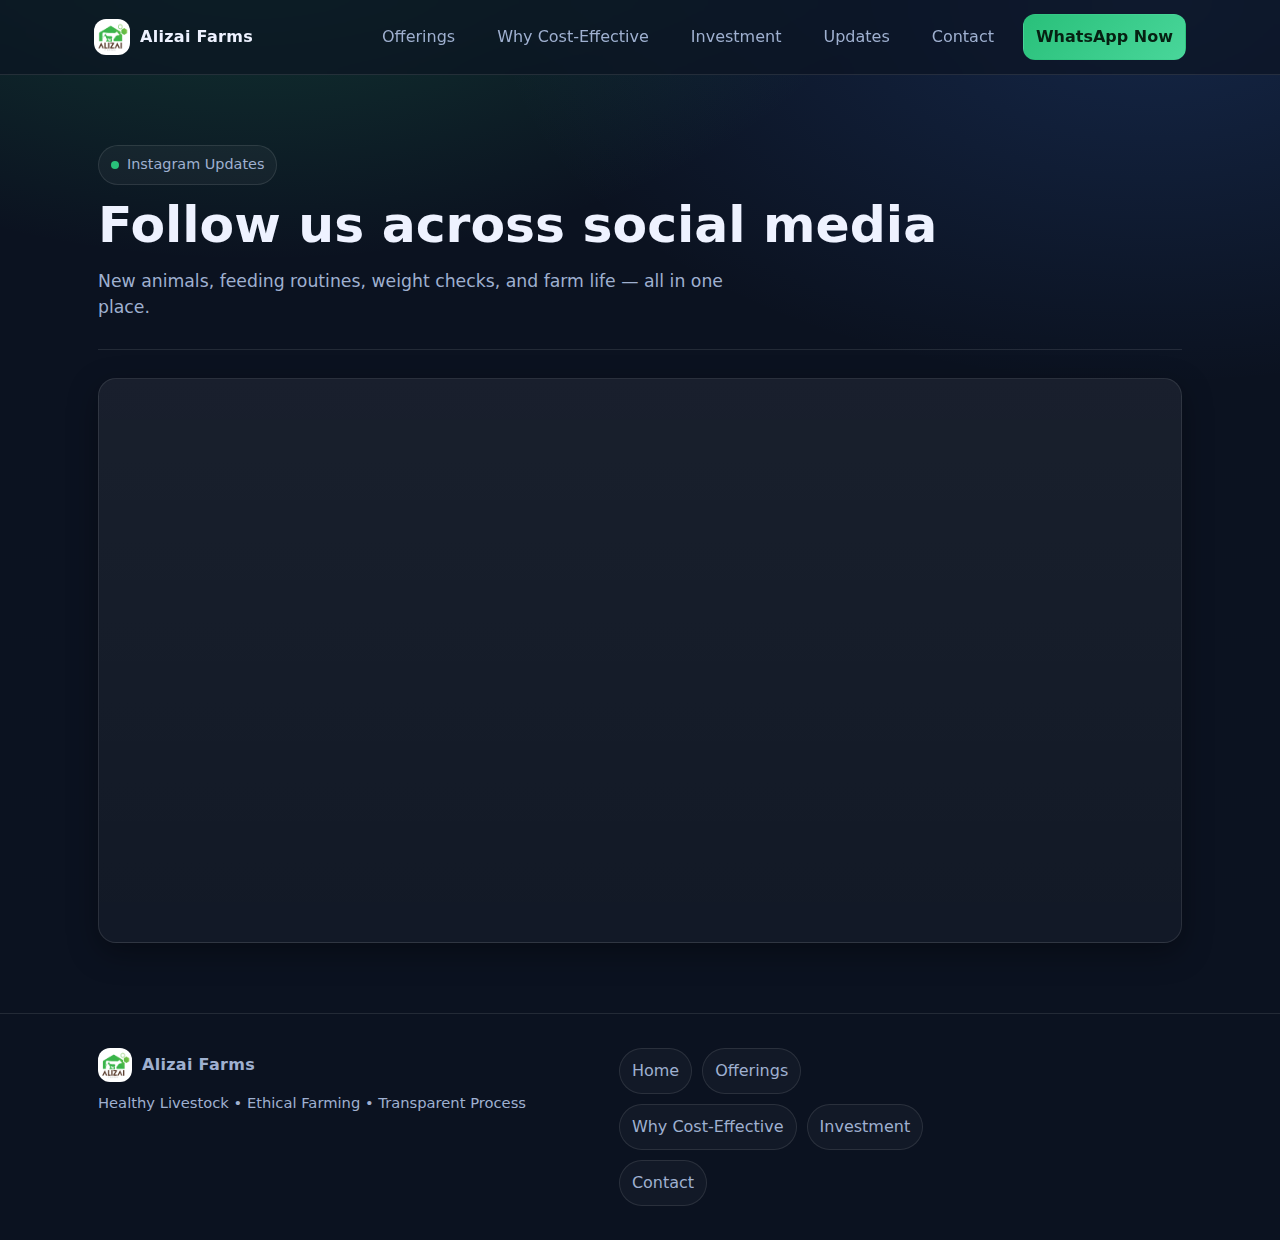
<file: updates.html>
<!doctype html>
<html lang="en">
<head>
  <meta charset="utf-8" />
  <meta name="viewport" content="width=device-width, initial-scale=1" />
  <title>Updates<span class="ur" style="display:none; direction:rtl;">تازہ اپڈیٹس</span> — Alizai Farms</title>
  <meta name="description" content="Latest updates from Alizai Farms Instagram: new animals, farm updates, health & feeding." />
  <link rel="stylesheet" href="assets/styles.css" />
</head>
<body>
  <header class="nav">
    <div class="container nav-inner">
      <a class="brand" href="index.html">
        <img class="logo-img" src="assets/alizai-logo.png" alt="Alizai Farms logo" />
        <span>Alizai Farms</span>
      </a>

      <button class="mobile-toggle" data-mobile-toggle aria-expanded="false" aria-label="Open menu">
        Menu
      </button>

      <nav class="menu" data-menu>
        <a href="offerings.html"><span data-i18n="nav.offerings">Offerings<span class="ur" style="display:none; direction:rtl;">سہولیات</span></span></a>
        <a href="cost-effective.html"><span data-i18n="nav.cost">Why Cost-Effective<span class="ur" style="display:none; direction:rtl;">کم لاگت کیوں</span></span></a>
        <a href="investment.html"><span data-i18n="nav.investment">Investment<span class="ur" style="display:none; direction:rtl;">سرمایہ کاری</span></span></a>
        <a href="updates.html"><span data-i18n="nav.updates">Updates<span class="ur" style="display:none; direction:rtl;">تازہ اپڈیٹس</span></span></a>
        <a href="contact.html"><span data-i18n="nav.contact">Contact<span class="ur" style="display:none; direction:rtl;">رابطہ</span></span></a>
        <a class="cta" href="contact.html"><span data-i18n="nav.whatsapp">WhatsApp Now<span class="ur" style="display:none; direction:rtl;">واٹس ایپ کریں</span></span></a>
      </nav>

    </div>
  </header>

  <main class="section">
    <div class="container">
      <span class="badge"><span class="dot"></span> Instagram Updates<span class="ur" style="display:none; direction:rtl;">تازہ اپڈیٹس</span></span>
      <h1 class="h1" style="margin-top:12px;"><span data-i18n="updates.title">Latest updates from our Instagram<span class="ur" style="display:none; direction:rtl;">ہمارے انسٹاگرام سے تازہ ترین اپڈیٹس</span></span></h1>
      <p class="lead">
        New animals, feeding routines, weight checks, and farm life — all in one place.
      </p>

      <div class="hr"></div>

      <div class="card card-pad">
        <!-- LightWidget WIDGET --><script src="https://cdn.lightwidget.com/widgets/lightwidget.js"></script><iframe src="http://lightwidget.com/widgets/7ed86e2e1e505002ae5ca9165a58479e.html" scrolling="no" allowtransparency="true" class="lightwidget-widget" style="width:100%;border:0;overflow:hidden;"></iframe>
      </div>

     
    </div>
  
</main>

  <footer class="footer">
    <div class="container footer-grid">
      <div>
        <div class="brand" style="gap:10px;">
          <img class="logo-img" src="assets/alizai-logo.png" alt="Alizai Farms logo" />
          <span>Alizai Farms</span>
        </div>
        <p class="small" style="margin-top:10px;">Healthy Livestock • Ethical Farming • Transparent Process</p>
      </div>
      <div class="pills">
        <a href="index.html">Home</a>
        <a href="offerings.html">Offerings<span class="ur" style="display:none; direction:rtl;">سہولیات</span></a>
        <a href="cost-effective.html">Why Cost-Effective<span class="ur" style="display:none; direction:rtl;">کم لاگت کیوں</span></a>
        <a href="investment.html">Investment<span class="ur" style="display:none; direction:rtl;">سرمایہ کاری</span></a>
        <a href="contact.html">Contact<span class="ur" style="display:none; direction:rtl;">رابطہ</span></a>
      </div>
    </div>
  </footer>

  <script src="assets/script.js"></script>
  <script src="assets/i18n.js"></script>
</body>
</html>
</file>
<file: assets/styles.css>
:root{
  --bg:#0b1220;
  --card:#111a2e;
  --muted:#9fb0d0;
  --text:#eef2ff;
  --brand:#29c07a;
  --brand2:#1aa363;
  --line:rgba(255,255,255,.10);
  --shadow: 0 10px 30px rgba(0,0,0,.35);
  --radius:18px;
}

*{box-sizing:border-box}
html,body{margin:0;padding:0}
body{
  font-family: ui-sans-serif, system-ui, -apple-system, Segoe UI, Roboto, Helvetica, Arial, "Apple Color Emoji","Segoe UI Emoji";
  background: radial-gradient(1200px 700px at 20% -10%, rgba(41,192,122,.25), transparent 55%),
              radial-gradient(1200px 700px at 90% 0%, rgba(63,131,248,.18), transparent 55%),
              var(--bg);
  color:var(--text);
  line-height:1.5;
}

a{color:inherit;text-decoration:none}
img{max-width:100%;display:block}

.container{max-width:1120px;margin:0 auto;padding:0 18px}
.section{padding:70px 0}
.small{font-size:.92rem;color:var(--muted)}
.badge{
  display:inline-flex;align-items:center;gap:8px;
  padding:8px 12px;border:1px solid var(--line);
  border-radius:999px;background:rgba(255,255,255,.04);
  color:var(--muted);font-size:.9rem;
}
.badge .dot{width:8px;height:8px;border-radius:50%;background:var(--brand)}
.hr{height:1px;background:var(--line);margin:28px 0}

.nav{
  position:sticky;top:0;z-index:20;
  backdrop-filter: blur(10px);
  background: rgba(11,18,32,.65);
  border-bottom:1px solid var(--line);
}
.nav-inner{
  display:flex;align-items:center;justify-content:space-between;
  padding:14px 14px;
}
.brand{
  display:flex;align-items:center;gap:10px;font-weight:700;
  letter-spacing:.3px;
}
.logo{
  width:36px;height:36px;border-radius:12px;
  background: linear-gradient(135deg, var(--brand), #49d69a);
  box-shadow: 0 8px 20px rgba(41,192,122,.25);
}
.menu{display:flex;gap:16px;align-items:center}
.menu a{
  padding:10px 12px;border-radius:12px;color:var(--muted);
  border:1px solid transparent;
}
.menu a:hover{color:var(--text);border-color:var(--line);background:rgba(255,255,255,.04)}
.menu .cta{
  color:#062012;background:linear-gradient(135deg, var(--brand), #49d69a);
  border-color:transparent;font-weight:700;
}
.menu .cta:hover{filter:brightness(1.05)}

.mobile-toggle{
  display:none;
  border:1px solid var(--line);
  background:rgba(255,255,255,.04);
  border-radius:12px;padding:10px 12px;color:var(--text);
}

.hero{
  padding:64px 0 36px;
}
.hero-grid{
  display:grid;grid-template-columns: 1.1fr .9fr;
  gap:26px;align-items:stretch;
}
.h1{
  font-size: clamp(2rem, 4vw, 3.15rem);
  line-height:1.1;margin:14px 0 12px;
}
.lead{font-size:1.08rem;color:var(--muted);max-width:58ch}
.hero-actions{display:flex;gap:12px;flex-wrap:wrap;margin-top:18px}
.btn{
  display:inline-flex;align-items:center;justify-content:center;gap:10px;
  padding:12px 16px;border-radius:14px;
  border:1px solid var(--line);
  background:rgba(255,255,255,.04);
  color:var(--text);font-weight:650;
}
.social-icon{
  display:inline-flex;
  width:18px;
  height:18px;
  align-items:center;
  justify-content:center;
}
.social-icon svg{
  width:18px;
  height:18px;
  display:block;
}
.btn:hover{background:rgba(255,255,255,.07)}
.btn.primary{
  background:linear-gradient(135deg,var(--brand), #49d69a);
  border-color:transparent;color:#062012;
}
.btn.primary:hover{filter:brightness(1.05)}
.btn.ghost{background:transparent}

.card{
  background: linear-gradient(180deg, rgba(255,255,255,.06), rgba(255,255,255,.03));
  border:1px solid var(--line);
  border-radius: var(--radius);
  box-shadow: var(--shadow);
}
.card-pad{padding:18px}
.card-title{font-weight:750;font-size:1.05rem;margin:0 0 6px}
.card p{margin:0;color:var(--muted)}
.kpi{
  display:grid;grid-template-columns:repeat(3,1fr);
  gap:12px;margin-top:14px
}
.kpi .item{
  padding:14px;border-radius:16px;
  border:1px solid var(--line);
  background:rgba(0,0,0,.12);
}
.kpi .num{font-weight:800;font-size:1.15rem}
.kpi .lbl{color:var(--muted);font-size:.9rem;margin-top:2px}

.grid3{
  display:grid;grid-template-columns:repeat(3,1fr);
  gap:16px;
}
.grid2{
  display:grid;grid-template-columns:repeat(2,1fr);
  gap:16px;
}
.feature{
  padding:18px;
}
.icon{
  width:40px;height:40px;border-radius:14px;
  display:grid;place-items:center;
  background:rgba(41,192,122,.14);
  border:1px solid rgba(41,192,122,.28);
  margin-bottom:10px;
}
.icon svg{width:20px;height:20px}

.h2{
  font-size: clamp(1.5rem, 2.4vw, 2rem);
  margin:0 0 10px;
}
.sub{color:var(--muted);max-width:70ch}

.list{
  margin:12px 0 0;padding:0;list-style:none;
  display:grid;gap:10px;
}
.list li{
  padding:12px 12px;border-radius:14px;
  border:1px solid var(--line);
  background:rgba(255,255,255,.03);
  color:var(--muted);
}

.split{
  display:grid;grid-template-columns:1fr 1fr;
  gap:18px;align-items:start;
}

.form{
  display:grid;gap:12px;
}
input, textarea, select{
  width:100%;
  border-radius:14px;
  border:1px solid var(--line);
  background:rgba(255,255,255,.03);
  padding:12px 12px;
  color:var(--text);
  outline:none;
}
textarea{min-height:120px;resize:vertical}
label{font-size:.92rem;color:var(--muted)}
.field{display:grid;gap:6px}

.footer{
  padding:34px 0;
  border-top:1px solid var(--line);
  color:var(--muted);
}
.footer-grid{
  display:grid;grid-template-columns:1.2fr .8fr .5fr;
  gap:14px;align-items:start;
}
.footer a{color:var(--muted)}
.footer a:hover{color:var(--text)}
.pills{display:flex;gap:10px;flex-wrap:wrap}
.pills a{
  border:1px solid var(--line);
  padding:10px 12px;border-radius:999px;
  background:rgba(255,255,255,.03);
}
.footer-social{
  display:flex;
  gap:10px;
  flex-wrap:wrap;
  align-items:center;
  justify-content:flex-end;
}
.footer-social a{
  width:38px;
  height:38px;
  border-radius:12px;
  border:1px solid var(--line);
  background:rgba(255,255,255,.03);
  display:flex;
  align-items:center;
  justify-content:center;
}
.footer-social a:hover{background:rgba(255,255,255,.08)}
.footer-social .social-icon{
  width:18px;
  height:18px;
}

.notice{
  padding:14px 14px;border-radius:16px;
  border:1px dashed rgba(255,255,255,.22);
  background:rgba(255,255,255,.03);
  color:var(--muted);
}

@media (max-width: 900px){
  .hero-grid{grid-template-columns:1fr}
  .kpi{grid-template-columns:1fr}
  .grid3{grid-template-columns:1fr}
  .grid2{grid-template-columns:1fr}
  .split{grid-template-columns:1fr}
  .footer-grid{grid-template-columns:1fr}
  .footer-social{justify-content:flex-start}
  .menu{display:none}
  .mobile-toggle{display:inline-flex}
  .menu.mobile-open{
    display:flex;flex-direction:column;align-items:stretch;gap:10px;
    position:absolute;left:18px;right:18px;top:62px;
    padding:14px;border-radius:18px;
    background: rgba(11,18,32,.92);
    border:1px solid var(--line);
  }
}

/* Logo image integration */
.brand .logo-img{
  width:36px;
  height:36px;
  border-radius:12px;
  object-fit:contain;
  background: #fff;
  border:1px solid var(--line);
}
.footer .logo-img{
  width:34px;
  height:34px;
}


/* Instagram iframe (LightWidget) */
.ig-wrap{
  border-radius:18px;
  overflow:hidden;
  border:1px solid rgba(255,255,255,.12);
  background: #fff;
}

.lightwidget-widget{
  width:100%;
  border:0;
  overflow:hidden;
  height:520px;
}

/* iPhone & mobile fix */
@media (max-width:768px){
  .lightwidget-widget{
    height:680px;
  }
}

/* Pricing cards */
.pricing-grid{
  display:grid;
  grid-template-columns:repeat(3,1fr);
  gap:16px;
  margin-top:16px;
}
.price-card{
  padding:18px;
}
.price-top{
  display:flex;
  align-items:flex-start;
  justify-content:space-between;
  gap:12px;
  margin-bottom:10px;
}
.price-tag{
  font-weight:850;
  font-size:1.15rem;
  color:var(--text);
}
.price-tag small{
  display:block;
  font-weight:600;
  font-size:.85rem;
  color:var(--muted);
  margin-top:2px;
}
.ribbon{
  padding:7px 10px;
  border-radius:999px;
  border:1px solid rgba(41,192,122,.32);
  background:rgba(41,192,122,.14);
  color:var(--text);
  font-size:.82rem;
  white-space:nowrap;
}
.price-card .desc{
  color:var(--muted);
  margin:0 0 12px;
}
.price-list{
  margin:0;
  padding:0;
  list-style:none;
  display:grid;
  gap:10px;
}
.price-list li{
  padding:10px 10px;
  border-radius:14px;
  border:1px solid var(--line);
  background:rgba(255,255,255,.03);
  color:var(--muted);
}
.price-foot{
  margin-top:14px;
  display:flex;
  gap:10px;
  flex-wrap:wrap;
}
.price-note{
  margin-top:10px;
  font-size:.9rem;
  color:var(--muted);
}
@media (max-width: 900px){
  .pricing-grid{grid-template-columns:1fr;}
}


/* ROI calculator */
.calc-grid{
  display:grid;
  grid-template-columns: 1.1fr .9fr;
  gap:16px;
  margin-top:14px;
}
.calc-card{
  padding:18px;
}
.calc-fields{
  display:grid;
  grid-template-columns: 1fr 1fr;
  gap:12px;
}
.calc-fields .field{margin:0}
.kpi-grid{
  display:grid;
  grid-template-columns:repeat(3,1fr);
  gap:12px;
  margin-top:12px;
}
.kpi-box{
  padding:14px;
  border-radius:16px;
  border:1px solid var(--line);
  background:rgba(0,0,0,.12);
}
.kpi-box .knum{font-weight:900;font-size:1.2rem}
.kpi-box .klbl{color:var(--muted);font-size:.9rem;margin-top:4px}
.table{
  width:100%;
  border-collapse:separate;
  border-spacing:0;
  overflow:hidden;
  border-radius:16px;
  border:1px solid var(--line);
}
.table th, .table td{
  padding:10px 10px;
  border-bottom:1px solid var(--line);
  text-align:left;
}
.table th{color:var(--muted);font-weight:700;background:rgba(255,255,255,.03)}
.table tr:last-child td{border-bottom:0}
.table td{color:var(--text)}
.muted{color:var(--muted)}
@media (max-width: 900px){
  .calc-grid{grid-template-columns:1fr}
  .calc-fields{grid-template-columns:1fr}
  .kpi-grid{grid-template-columns:1fr}
}

html[dir="rtl"] body{ direction: rtl; }
html[dir="rtl"] .nav-inner,
html[dir="rtl"] .brand,
html[dir="rtl"] .menu,
html[dir="rtl"] .hero-actions,
html[dir="rtl"] .pills{
  direction: rtl;
}
html[dir="rtl"] .menu a{ text-align:right; }
</file>
